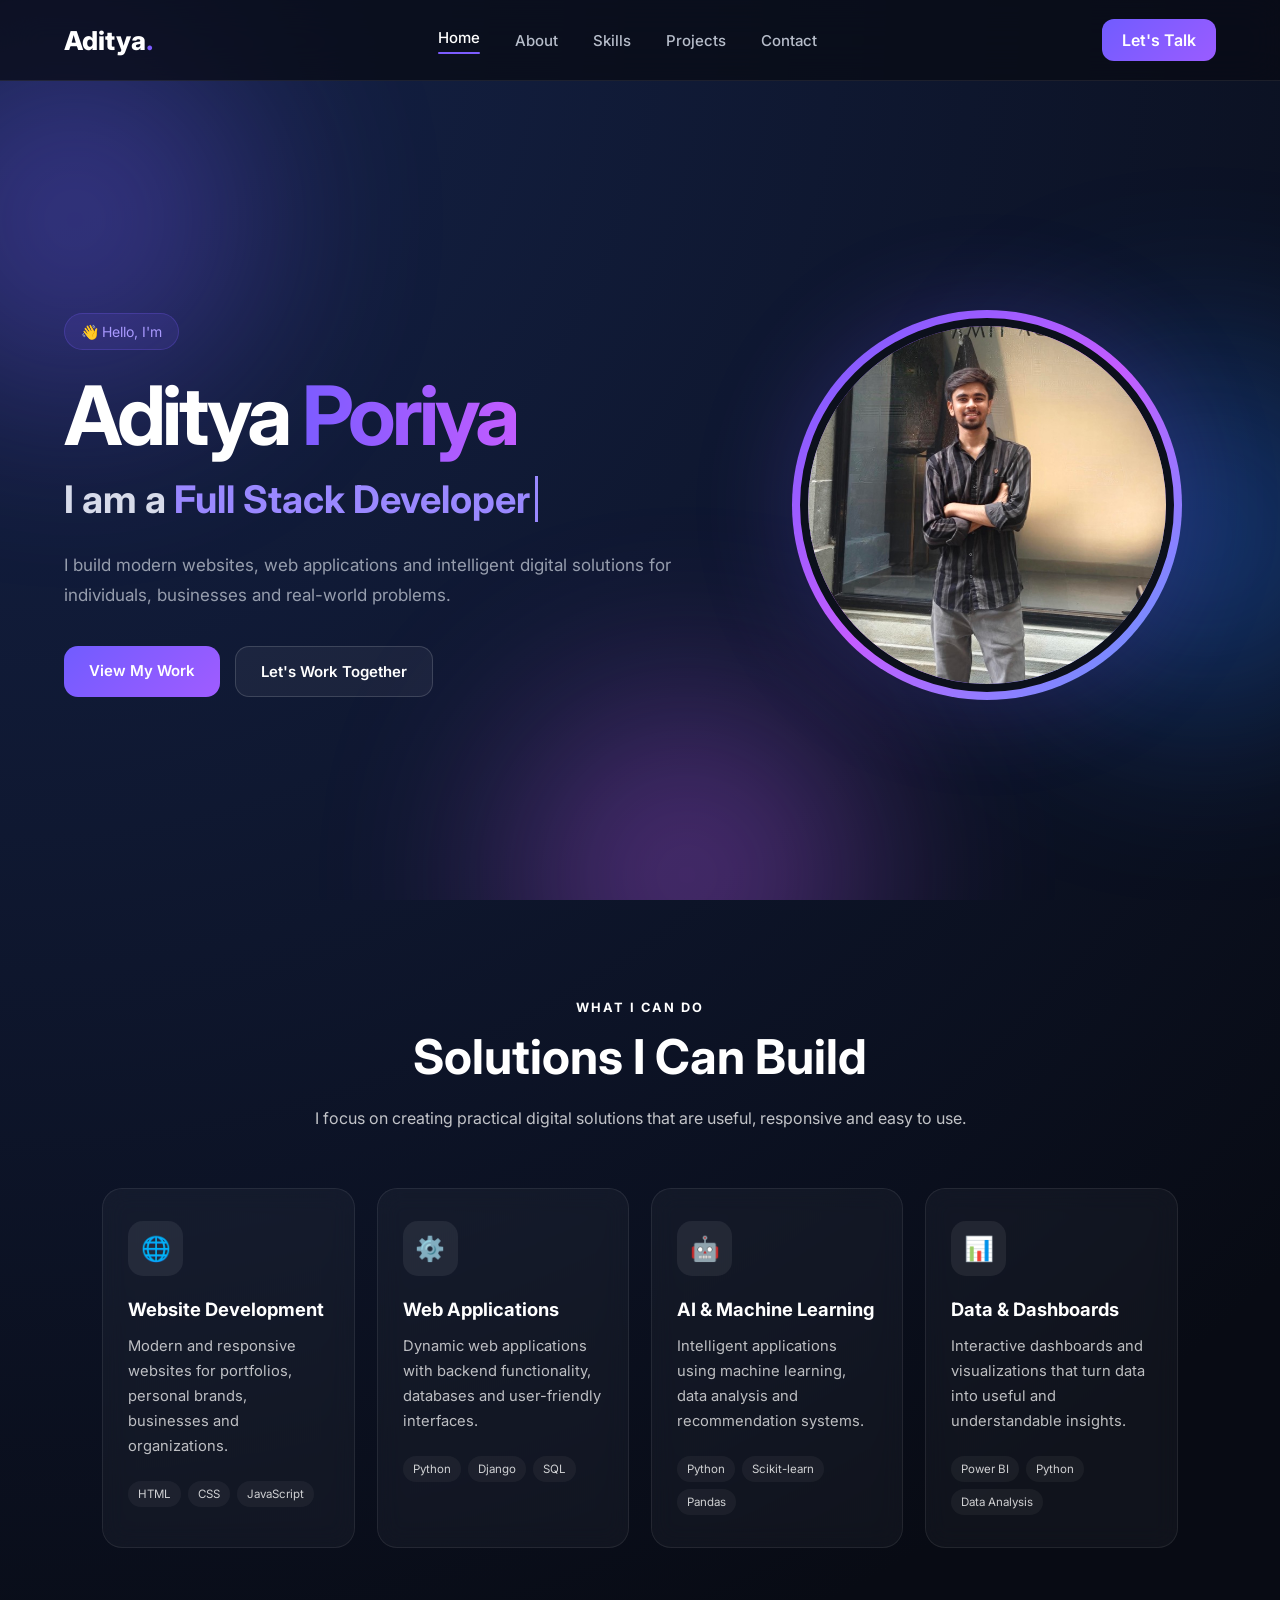
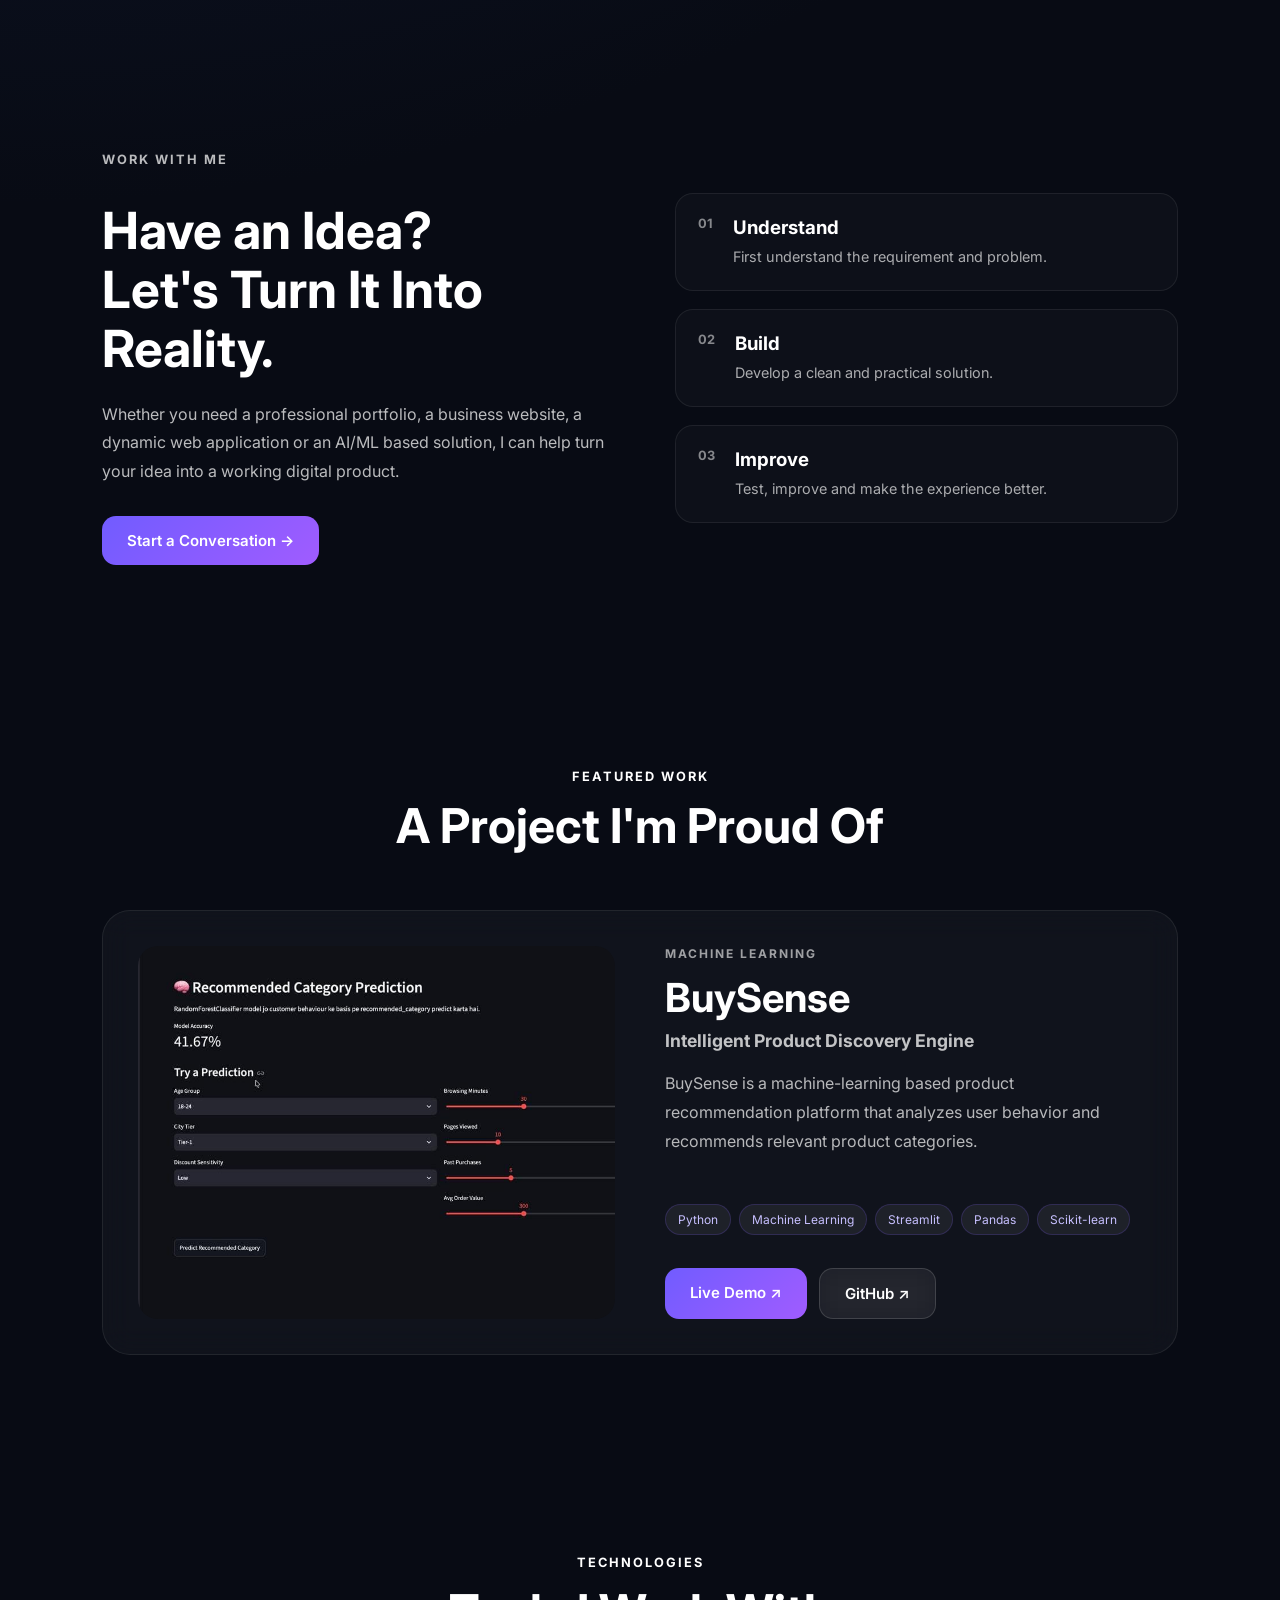
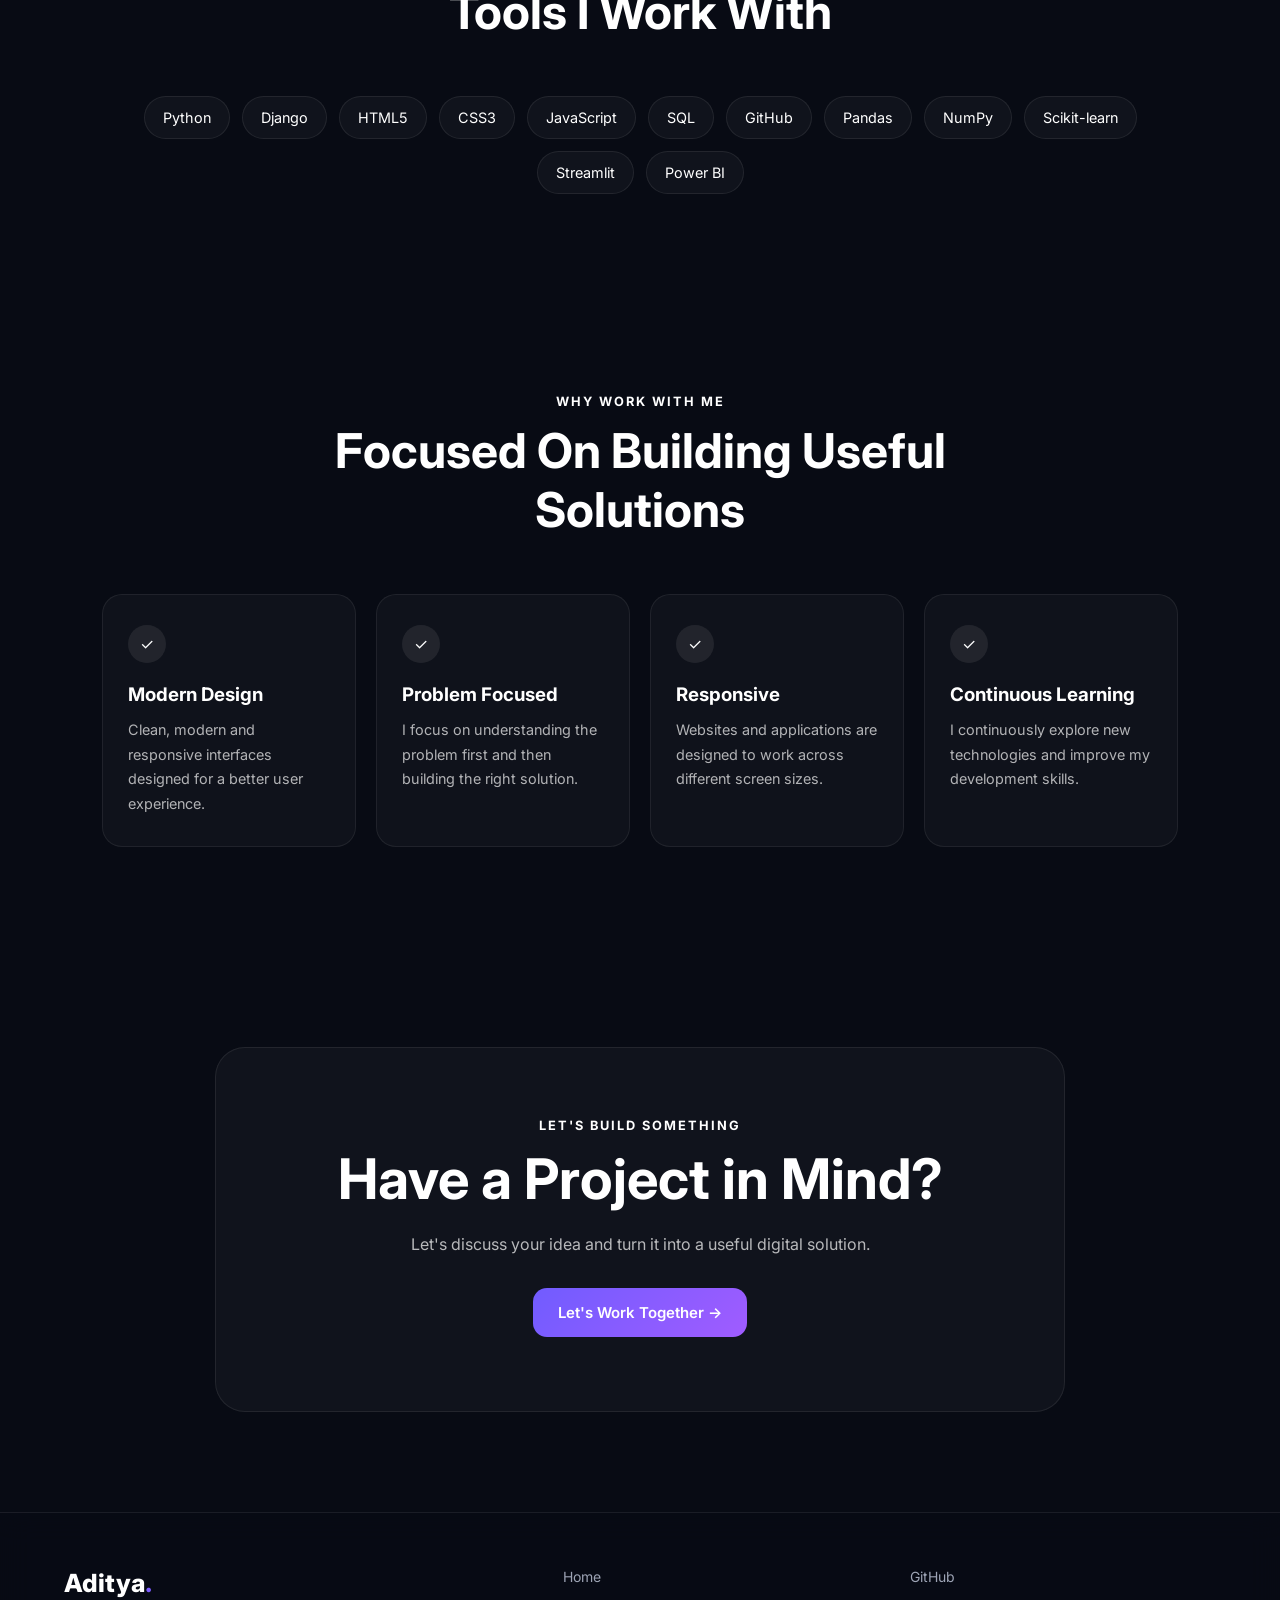
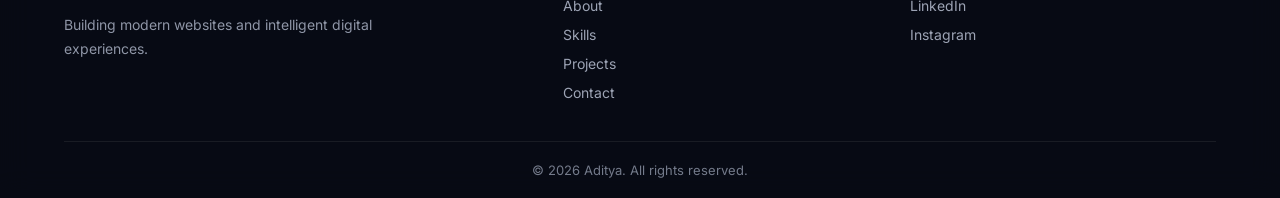
<file: index.html>
<!DOCTYPE html>
<html lang="en">

<head>
    <meta charset="UTF-8">
    <meta name="viewport" content="width=device-width, initial-scale=1.0">

    <title>Aditya | Portfolio</title>

    <link rel="stylesheet" href="css/style.css">
</head>

<body>

    <!-- =========================
         ANIMATED BACKGROUND
    ========================== -->

    <div class="background-effects">

        <div class="glow glow-one"></div>
        <div class="glow glow-two"></div>
        <div class="glow glow-three"></div>

    </div>


    <!-- =========================
         HEADER / NAVBAR
    ========================== -->

    <header class="header">

        <nav class="navbar">

            <a href="index.html" class="logo">
                Aditya<span>.</span>
            </a>

            <ul class="nav-links" id="nav-links">

                <li>
                    <a href="index.html">Home</a>
                </li>

                <li>
                    <a href="about.html">About</a>
                </li>

                <li>
                    <a href="skills.html">Skills</a>
                </li>

                <li>
                    <a href="projects.html">Projects</a>
                </li>

                <li>
                    <a href="contact.html">Contact</a>
                </li>

            </ul>


            <!-- Mobile Menu -->

            <button
                class="menu-toggle"
                id="menu-toggle"
                aria-label="Open menu">
                ☰
            </button>


            <a href="contact.html" class="nav-btn">
                Let's Talk
            </a>

        </nav>

    </header>


    <!-- =========================
         MAIN
    ========================== -->

    <main>


        <!-- =========================
             HERO SECTION
        ========================== -->

        <section class="hero" id="home">

            <!-- LEFT SIDE -->

            <div class="hero-content">

                <p class="hero-small">
                    👋 Hello, I'm
                </p>

                <h1>
                    Aditya <span>Poriya</span>
                </h1>

                <h2 class="typing-line">
                    I am a
                    <span id="typing-text"></span>
                </h2>

                <p class="hero-description">
                    I build modern websites, web applications
                    and intelligent digital solutions for
                    individuals, businesses and real-world
                    problems.
                </p>

                <div class="hero-buttons">

                    <a
                        href="projects.html"
                        class="primary-btn">
                        View My Work
                    </a>

                    <a
                        href="contact.html"
                        class="secondary-btn">
                        Let's Work Together
                    </a>

                </div>

            </div>


            <!-- RIGHT SIDE -->

            <div class="hero-image">

                <div class="image-circle">

                    <img
                        src="images/profile.jpg"
                        alt="Aditya Poriya">

                </div>

            </div>

        </section>


        <!-- =========================
             WHAT I CAN DO
        ========================== -->

        <section class="services-section">

            <div class="section-heading reveal">

                <p class="section-tag">
                    WHAT I CAN DO
                </p>

                <h2>
                    Solutions I Can Build
                </h2>

                <p>
                    I focus on creating practical digital
                    solutions that are useful, responsive
                    and easy to use.
                </p>

            </div>


            <div class="services-grid">

                <!-- Service 1 -->

                <div class="service-card reveal">

                    <div class="service-icon">
                        🌐
                    </div>

                    <h3>
                        Website Development
                    </h3>

                    <p>
                        Modern and responsive websites for
                        portfolios, personal brands,
                        businesses and organizations.
                    </p>

                    <div class="service-tags">
                        <span>HTML</span>
                        <span>CSS</span>
                        <span>JavaScript</span>
                    </div>

                </div>


                <!-- Service 2 -->

                <div class="service-card reveal">

                    <div class="service-icon">
                        ⚙️
                    </div>

                    <h3>
                        Web Applications
                    </h3>

                    <p>
                        Dynamic web applications with
                        backend functionality, databases
                        and user-friendly interfaces.
                    </p>

                    <div class="service-tags">
                        <span>Python</span>
                        <span>Django</span>
                        <span>SQL</span>
                    </div>

                </div>


                <!-- Service 3 -->

                <div class="service-card reveal">

                    <div class="service-icon">
                        🤖
                    </div>

                    <h3>
                        AI & Machine Learning
                    </h3>

                    <p>
                        Intelligent applications using
                        machine learning, data analysis
                        and recommendation systems.
                    </p>

                    <div class="service-tags">
                        <span>Python</span>
                        <span>Scikit-learn</span>
                        <span>Pandas</span>
                    </div>

                </div>


                <!-- Service 4 -->

                <div class="service-card reveal">

                    <div class="service-icon">
                        📊
                    </div>

                    <h3>
                        Data & Dashboards
                    </h3>

                    <p>
                        Interactive dashboards and
                        visualizations that turn data into
                        useful and understandable insights.
                    </p>

                    <div class="service-tags">
                        <span>Power BI</span>
                        <span>Python</span>
                        <span>Data Analysis</span>
                    </div>

                </div>

            </div>

        </section>


        <!-- =========================
             HOW I CAN HELP
        ========================== -->

        <section class="help-section">

            <div class="help-container">

                <div class="help-content reveal">

                    <p class="section-tag">
                        WORK WITH ME
                    </p>

                    <h2>
                        Have an Idea?
                        <br>
                        Let's Turn It Into Reality.
                    </h2>

                    <p>
                        Whether you need a professional
                        portfolio, a business website,
                        a dynamic web application or an
                        AI/ML based solution, I can help
                        turn your idea into a working
                        digital product.
                    </p>

                    <a
                        href="contact.html"
                        class="primary-btn">
                        Start a Conversation →
                    </a>

                </div>


                <div class="help-points reveal">

                    <div class="help-point">

                        <span>01</span>

                        <div>
                            <h3>
                                Understand
                            </h3>

                            <p>
                                First understand the
                                requirement and problem.
                            </p>
                        </div>

                    </div>


                    <div class="help-point">

                        <span>02</span>

                        <div>
                            <h3>
                                Build
                            </h3>

                            <p>
                                Develop a clean and
                                practical solution.
                            </p>
                        </div>

                    </div>


                    <div class="help-point">

                        <span>03</span>

                        <div>
                            <h3>
                                Improve
                            </h3>

                            <p>
                                Test, improve and make
                                the experience better.
                            </p>
                        </div>

                    </div>

                </div>

            </div>

        </section>


        <!-- =========================
             FEATURED PROJECT
        ========================== -->

        <section class="featured-section">

            <div class="section-heading reveal">

                <p class="section-tag">
                    FEATURED WORK
                </p>

                <h2>
                    A Project I'm Proud Of
                </h2>

            </div>


            <div class="featured-project reveal">

                <div class="featured-image">

                    <img
                        src="images/WhatsApp Image 2026-08-12 at 18.43.02.jpeg"
                        alt="BuySense Project">

                </div>


                <div class="featured-content">

                    <span class="project-label">
                        MACHINE LEARNING
                    </span>

                    <h2>
                        BuySense
                    </h2>

                    <h3>
                        Intelligent Product
                        Discovery Engine
                    </h3>

                    <p>
                        BuySense is a machine-learning
                        based product recommendation
                        platform that analyzes user
                        behavior and recommends relevant
                        product categories.
                    </p>


                    <div class="project-tech">

                        <span>Python</span>
                        <span>Machine Learning</span>
                        <span>Streamlit</span>
                        <span>Pandas</span>
                        <span>Scikit-learn</span>

                    </div>


                    <div class="project-buttons">

                        <a
                            href="https://buysense1.streamlit.app"
                            target="_blank"
                            rel="noopener noreferrer"
                            class="primary-btn">
                            Live Demo ↗
                        </a>


                        <a
                            href="https://github.com/backhanduse23-ux/BuySense1"
                            target="_blank"
                            rel="noopener noreferrer"
                            class="secondary-btn">
                            GitHub ↗
                        </a>

                    </div>

                </div>

            </div>

        </section>


        <!-- =========================
             TECHNOLOGIES
        ========================== -->

        <section class="tech-section">

            <div class="section-heading reveal">

                <p class="section-tag">
                    TECHNOLOGIES
                </p>

                <h2>
                    Tools I Work With
                </h2>

            </div>


            <div class="tech-list reveal">

                <span>Python</span>
                <span>Django</span>
                <span>HTML5</span>
                <span>CSS3</span>
                <span>JavaScript</span>
                <span>SQL</span>
                <span>GitHub</span>
                <span>Pandas</span>
                <span>NumPy</span>
                <span>Scikit-learn</span>
                <span>Streamlit</span>
                <span>Power BI</span>

            </div>

        </section>


        <!-- =========================
             WHY WORK WITH ME
        ========================== -->

        <section class="why-section">

            <div class="section-heading reveal">

                <p class="section-tag">
                    WHY WORK WITH ME
                </p>

                <h2>
                    Focused On Building Useful Solutions
                </h2>

            </div>


            <div class="why-grid">

                <div class="why-card reveal">

                    <span>✓</span>

                    <h3>
                        Modern Design
                    </h3>

                    <p>
                        Clean, modern and responsive
                        interfaces designed for a better
                        user experience.
                    </p>

                </div>


                <div class="why-card reveal">

                    <span>✓</span>

                    <h3>
                        Problem Focused
                    </h3>

                    <p>
                        I focus on understanding the
                        problem first and then building
                        the right solution.
                    </p>

                </div>


                <div class="why-card reveal">

                    <span>✓</span>

                    <h3>
                        Responsive
                    </h3>

                    <p>
                        Websites and applications are
                        designed to work across different
                        screen sizes.
                    </p>

                </div>


                <div class="why-card reveal">

                    <span>✓</span>

                    <h3>
                        Continuous Learning
                    </h3>

                    <p>
                        I continuously explore new
                        technologies and improve my
                        development skills.
                    </p>

                </div>

            </div>

        </section>


        <!-- =========================
             FINAL CTA
        ========================== -->

        <section class="cta-section reveal">

            <div class="cta-container">

                <p class="section-tag">
                    LET'S BUILD SOMETHING
                </p>

                <h2>
                    Have a Project in Mind?
                </h2>

                <p>
                    Let's discuss your idea and turn it
                    into a useful digital solution.
                </p>

                <a
                    href="contact.html"
                    class="primary-btn">
                    Let's Work Together →
                </a>

            </div>

        </section>

    </main>


    <!-- =========================
         FOOTER
    ========================== -->

    <footer class="footer">

        <div class="footer-container">

            <div class="footer-left">

                <a
                    href="index.html"
                    class="footer-logo">
                    Aditya<span>.</span>
                </a>

                <p>
                    Building modern websites and
                    intelligent digital experiences.
                </p>

            </div>


            <div class="footer-links">

                <a href="index.html">
                    Home
                </a>

                <a href="about.html">
                    About
                </a>

                <a href="skills.html">
                    Skills
                </a>

                <a href="projects.html">
                    Projects
                </a>

                <a href="contact.html">
                    Contact
                </a>

            </div>


            <div class="footer-social">

                <a
                    href="https://github.com/backhanduse23-ux"
                    target="_blank"
                    rel="noopener noreferrer">
                    GitHub
                </a>

                <a
                    href="https://www.linkedin.com/in/aditya-poriya-1292b1360"
                    target="_blank"
                    rel="noopener noreferrer">
                    LinkedIn
                </a>

                <a
                    href="https://www.instagram.com/imadityaporiya"
                    target="_blank"
                    rel="noopener noreferrer">
                    Instagram
                </a>

            </div>

        </div>


        <div class="footer-bottom">

            <p>
                ©
                <span id="current-year"></span>
                Aditya. All rights reserved.
            </p>

        </div>

    </footer>


    <!-- =========================
         JAVASCRIPT
    ========================== -->

    <script src="js/script.js"></script>

</body>

</html>
</file>
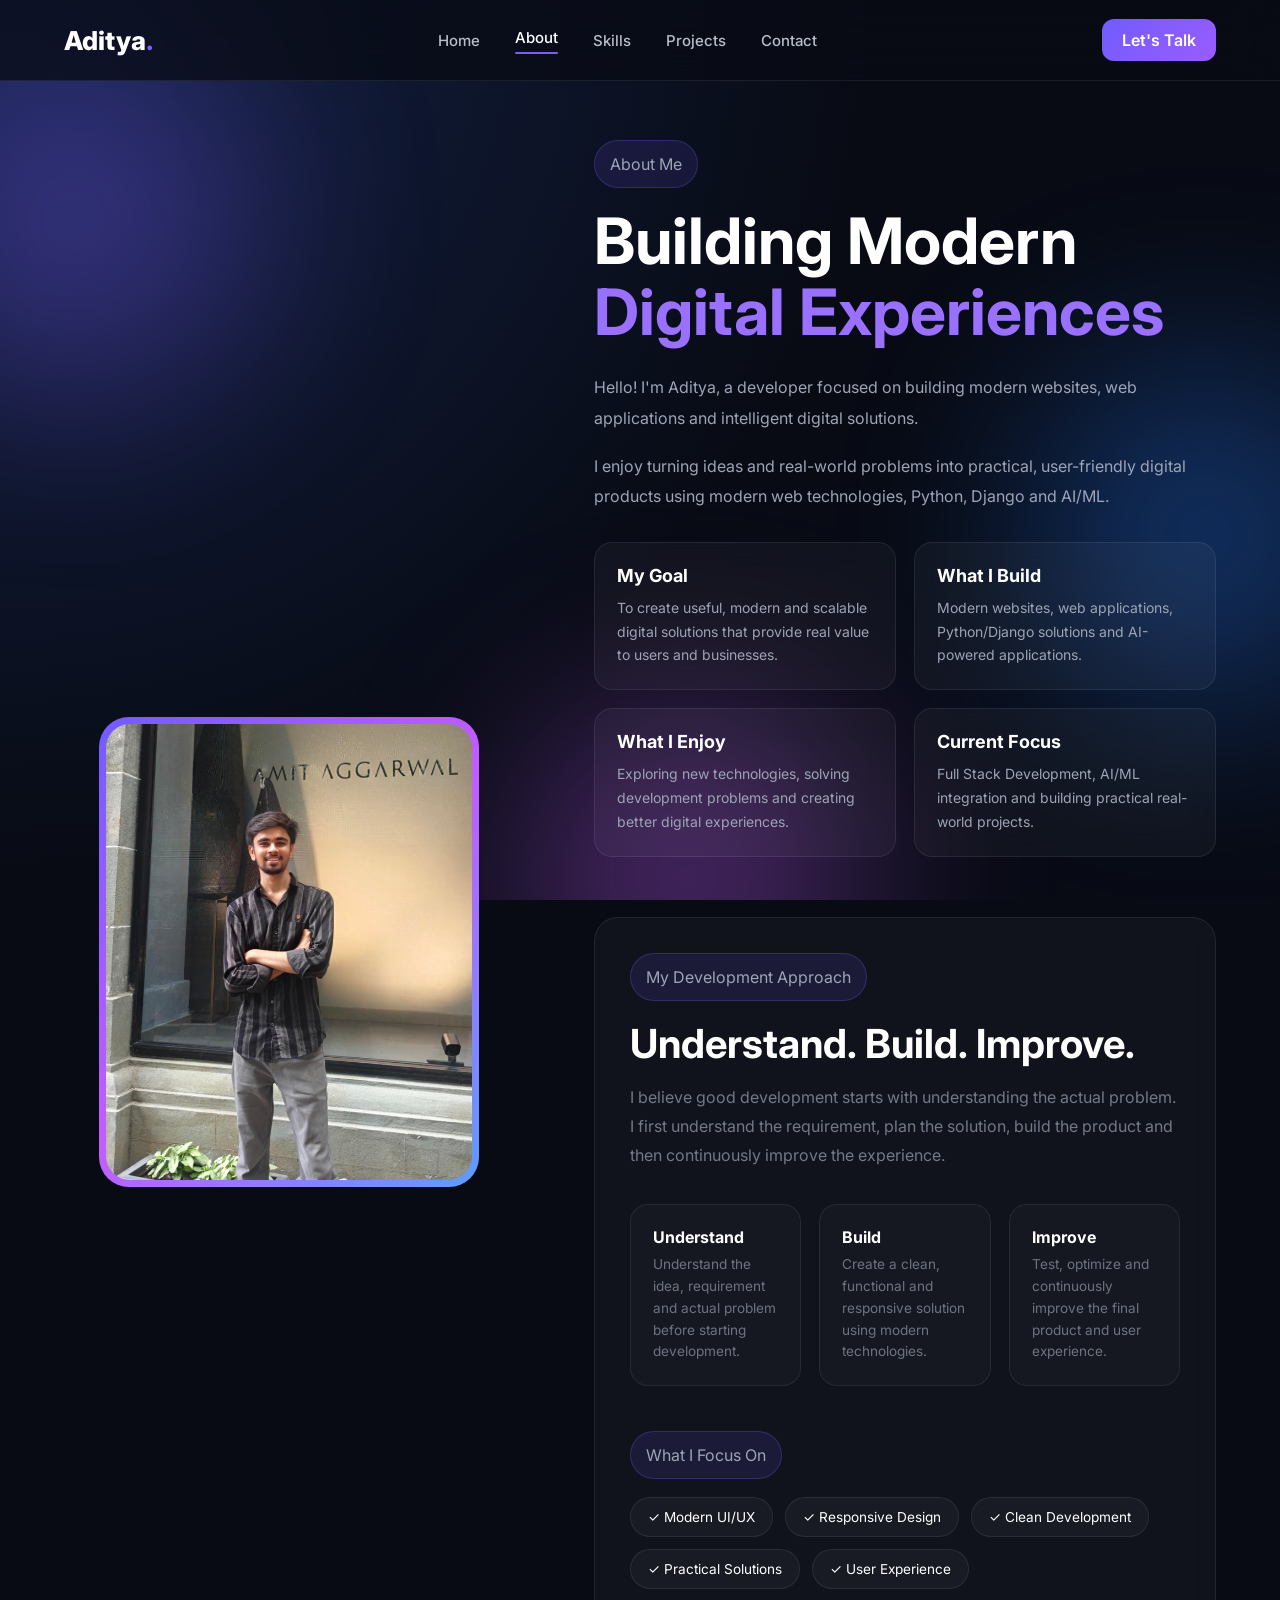
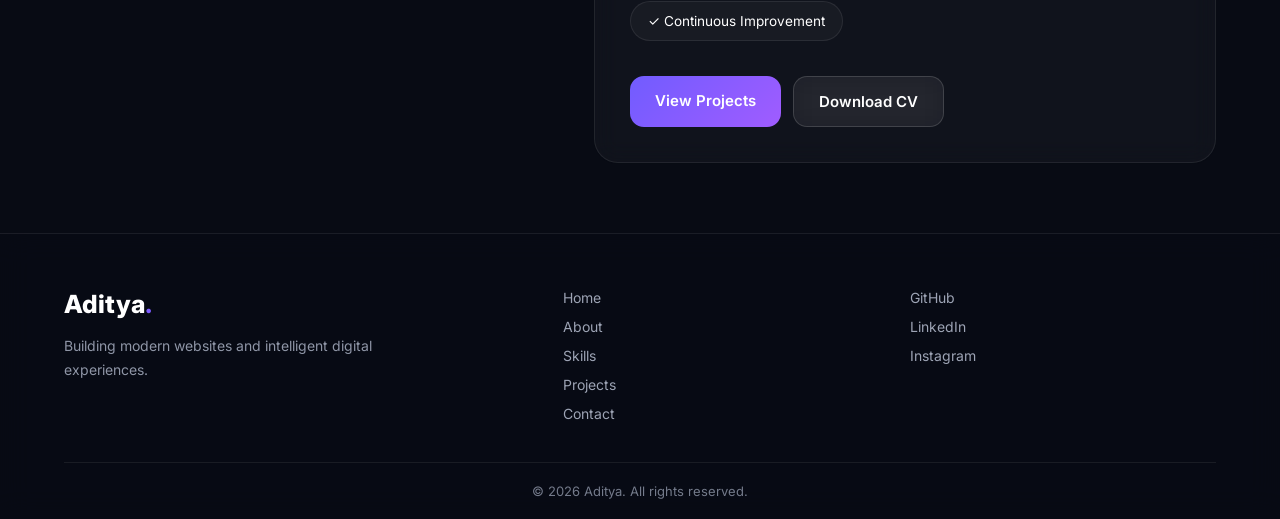
<file: about.html>
<!DOCTYPE html>
<html lang="en">

<head>

    <meta charset="UTF-8">
    <meta name="viewport" content="width=device-width, initial-scale=1.0">

    <title>About | Aditya Portfolio</title>

    <link rel="stylesheet" href="css/style.css">

</head>


<body>


    <!-- =========================
         BACKGROUND GLOW
    ========================== -->

    <div class="background-effects">

        <div class="glow glow-one"></div>
        <div class="glow glow-two"></div>
        <div class="glow glow-three"></div>

    </div>



    <!-- =========================
         NAVBAR
    ========================== -->

    <header class="header">

        <nav class="navbar">


            <a href="index.html" class="logo">
                Aditya<span>.</span>
            </a>


            <ul class="nav-links" id="nav-links">

                <li>
                    <a href="index.html">
                        Home
                    </a>
                </li>

                <li>
                    <a href="about.html">
                        About
                    </a>
                </li>

                <li>
                    <a href="skills.html">
                        Skills
                    </a>
                </li>

                <li>
                    <a href="projects.html">
                        Projects
                    </a>
                </li>

                <li>
                    <a href="contact.html">
                        Contact
                    </a>
                </li>

            </ul>


            <!-- Mobile Menu -->

            <button
                class="menu-toggle"
                id="menu-toggle"
                aria-label="Open menu"
            >
                ☰
            </button>


            <a
                href="contact.html"
                class="nav-btn"
            >
                Let's Talk
            </a>


        </nav>

    </header>



    <!-- =========================
         MAIN
    ========================== -->

    <main>


        <!-- =========================
             ABOUT HERO
        ========================== -->

        <section class="about-page">


            <!-- IMAGE -->

            <div class="about-image reveal">

                <div class="about-image-box">

                    <img
                        src="images/profile.jpg"
                        alt="Aditya Poriya"
                    >

                </div>

            </div>



            <!-- CONTENT -->

            <div class="about-content">


                <p class="section-small-title">
                    About Me
                </p>


                <h1>
                    Building Modern
                    <span>Digital Experiences</span>
                </h1>


                <p>

                    Hello! I'm Aditya, a developer focused on
                    building modern websites, web applications
                    and intelligent digital solutions.

                </p>


                <p>

                    I enjoy turning ideas and real-world problems
                    into practical, user-friendly digital products
                    using modern web technologies, Python,
                    Django and AI/ML.

                </p>



                <!-- =========================
                     PROFESSIONAL INFO
                ========================== -->

                <div class="about-info-grid">


                    <!-- Career -->

                    <div class="info-card reveal">

                        <h3>
                            My Goal
                        </h3>

                        <p>

                            To create useful, modern and
                            scalable digital solutions that
                            provide real value to users and
                            businesses.

                        </p>

                    </div>



                    <!-- What I Build -->

                    <div class="info-card reveal">

                        <h3>
                            What I Build
                        </h3>

                        <p>

                            Modern websites, web applications,
                            Python/Django solutions and
                            AI-powered applications.

                        </p>

                    </div>



                    <!-- Interests -->

                    <div class="info-card reveal">

                        <h3>
                            What I Enjoy
                        </h3>

                        <p>

                            Exploring new technologies,
                            solving development problems and
                            creating better digital experiences.

                        </p>

                    </div>



                    <!-- Current Focus -->

                    <div class="info-card reveal">

                        <h3>
                            Current Focus
                        </h3>

                        <p>

                            Full Stack Development, AI/ML
                            integration and building
                            practical real-world projects.

                        </p>

                    </div>


                </div>



                <!-- =========================
                     DEVELOPMENT APPROACH
                ========================== -->

                <div class="about-approach reveal">


                    <p class="section-small-title">
                        My Development Approach
                    </p>


                    <h2>
                        Understand. Build. Improve.
                    </h2>


                    <p>

                        I believe good development starts with
                        understanding the actual problem. I first
                        understand the requirement, plan the
                        solution, build the product and then
                        continuously improve the experience.

                    </p>


                    <div class="approach-steps">

    <div class="approach-step">
        <div>
            <h3>Understand</h3>
            <p>
                Understand the idea, requirement and actual problem
                before starting development.
            </p>
        </div>
    </div>


    <div class="approach-step">
        <div>
            <h3>Build</h3>
            <p>
                Create a clean, functional and responsive solution
                using modern technologies.
            </p>
        </div>
    </div>


    <div class="approach-step">
        <div>
            <h3>Improve</h3>
            <p>
                Test, optimize and continuously improve the final
                product and user experience.
            </p>
        </div>
    </div>

</div>



                <!-- =========================
                     WHAT I FOCUS ON
                ========================== -->

                <div class="about-focus reveal">


                    <p class="section-small-title">
                        What I Focus On
                    </p>


                    <div class="focus-list">


                        <span>
                            ✓ Modern UI/UX
                        </span>


                        <span>
                            ✓ Responsive Design
                        </span>


                        <span>
                            ✓ Clean Development
                        </span>


                        <span>
                            ✓ Practical Solutions
                        </span>


                        <span>
                            ✓ User Experience
                        </span>


                        <span>
                            ✓ Continuous Improvement
                        </span>


                    </div>

                </div>



                <!-- =========================
                     BUTTONS
                ========================== -->

                <div class="about-buttons">


                    <a
                        href="projects.html"
                        class="primary-btn"
                    >
                        View Projects
                    </a>


                    <a
                        href="images/Resume - IT Engineering Student.pdf"
                        class="secondary-btn"
                        download
                    >
                        Download CV
                    </a>


                </div>


            </div>

        </section>


    </main>



    <!-- =========================
         FOOTER
    ========================== -->

    <footer class="footer">


        <div class="footer-container">


            <!-- Footer About -->

            <div class="footer-left">


                <a
                    href="index.html"
                    class="footer-logo"
                >
                    Aditya<span>.</span>
                </a>


                <p>

                    Building modern websites and
                    intelligent digital experiences.

                </p>


            </div>



            <!-- Footer Links -->

            <div class="footer-links">


                <a href="index.html">
                    Home
                </a>


                <a href="about.html">
                    About
                </a>


                <a href="skills.html">
                    Skills
                </a>


                <a href="projects.html">
                    Projects
                </a>


                <a href="contact.html">
                    Contact
                </a>


            </div>



            <!-- Social Links -->

            <div class="footer-social">


                <a
                    href="https://github.com/backhanduse23-ux"
                    target="_blank"
                    rel="noopener noreferrer"
                >
                    GitHub
                </a>


                <a
                    href="https://www.linkedin.com/in/aditya-poriya-1292b1360"
                    target="_blank"
                    rel="noopener noreferrer"
                >
                    LinkedIn
                </a>


                <a
                    href="https://www.instagram.com/imadityaporiya?igsh=MWx6bzY0bHp4aHR0aA=="
                    target="_blank"
                    rel="noopener noreferrer"
                >
                    Instagram
                </a>


            </div>


        </div>



        <!-- Footer Bottom -->

        <div class="footer-bottom">


            <p>

                ©
                <span id="current-year"></span>
                Aditya. All rights reserved.

            </p>


        </div>


    </footer>



    <!-- =========================
         JAVASCRIPT
    ========================== -->

    <script src="js/script.js"></script>


</body>

</html>
</file>
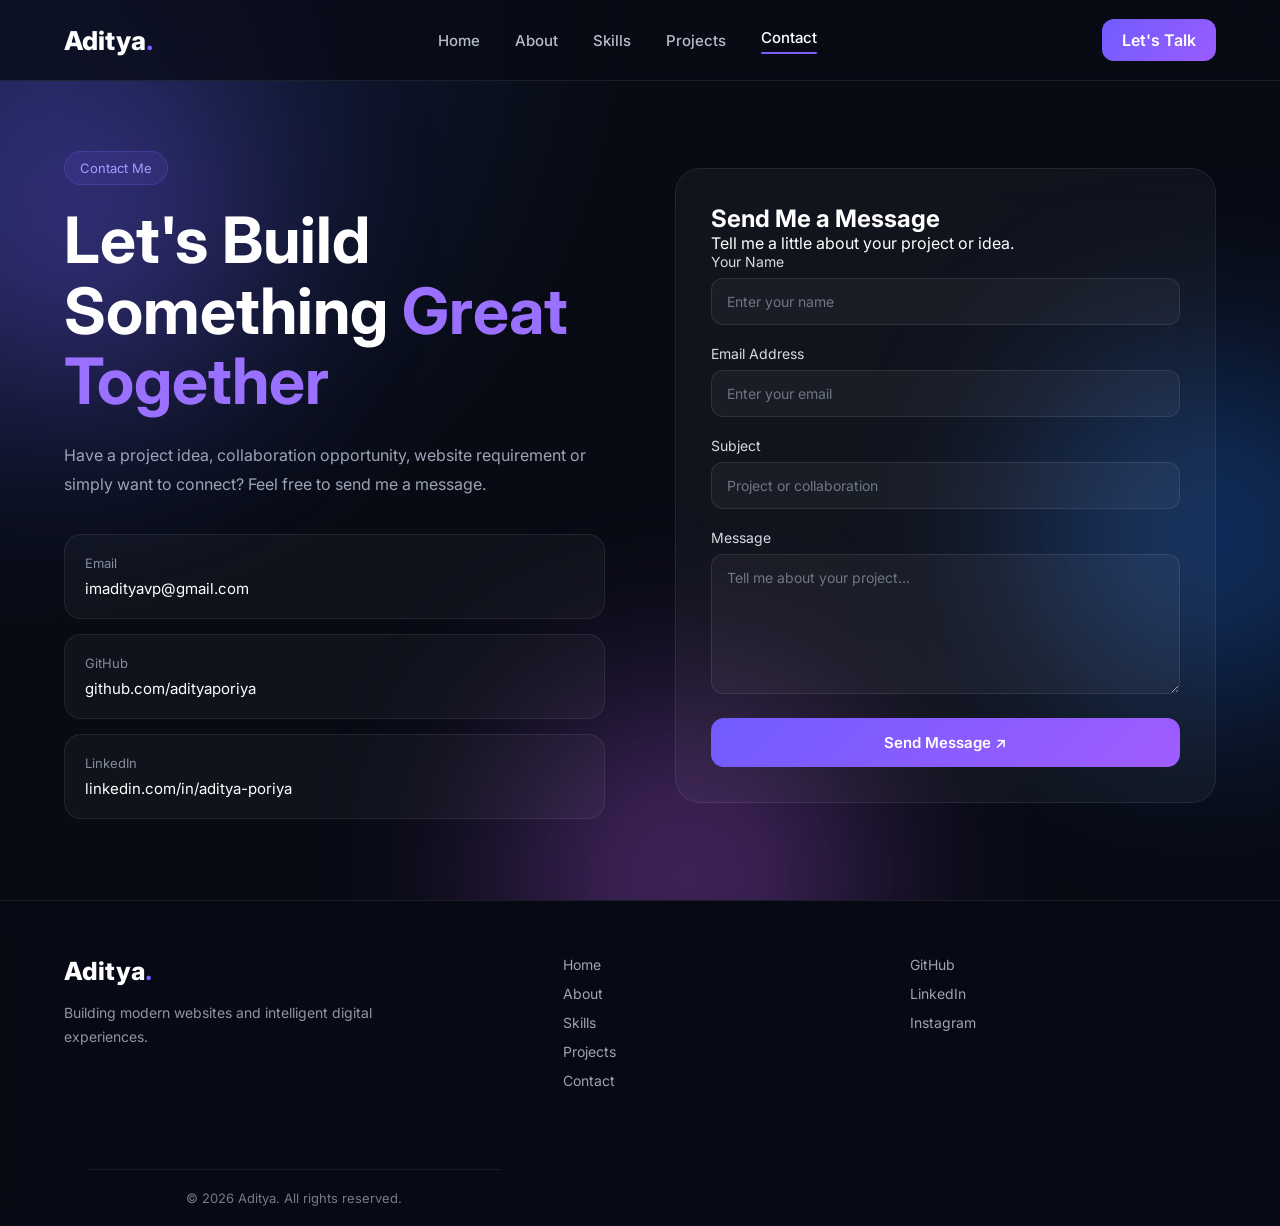
<file: contact.html>
<!DOCTYPE html>
<html lang="en">

<head>

    <meta charset="UTF-8">
    <meta name="viewport" content="width=device-width, initial-scale=1.0">

    <title>Contact | Aditya Portfolio</title>

    <link rel="stylesheet" href="css/style.css">

</head>


<body>

    <!-- Background Glow -->
    <div class="background-effects">

        <div class="glow glow-one"></div>
        <div class="glow glow-two"></div>
        <div class="glow glow-three"></div>

    </div>



    <!-- Navbar -->
    <header class="header">

        <nav class="navbar">

            <a href="index.html" class="logo">
                Aditya<span>.</span>
            </a>


            <ul class="nav-links" id="nav-links">

                <li>
                    <a href="index.html">Home</a>
                </li>

                <li>
                    <a href="about.html">About</a>
                </li>

                <li>
                    <a href="skills.html">Skills</a>
                </li>

                <li>
                    <a href="projects.html">Projects</a>
                </li>

                <li>
                    <a href="contact.html">Contact</a>
                </li>

            </ul>


            <button
                class="menu-toggle"
                id="menu-toggle"
                aria-label="Open menu"
            >
                ☰
            </button>


            <a href="contact.html" class="nav-btn">
                Let's Talk
            </a>

        </nav>

    </header>



    <!-- Contact Page -->
    <main>

        <section class="contact-page">


            <!-- =========================
                 LEFT SIDE
            ========================== -->

            <div class="contact-info">

                <p class="section-small-title">
                    Contact Me
                </p>


                <h1>
                    Let's Build Something
                    <span>Great Together</span>
                </h1>


                <p class="contact-description">
                    Have a project idea, collaboration opportunity,
                    website requirement or simply want to connect?
                    Feel free to send me a message.
                </p>



                <!-- Contact Details -->
                <div class="contact-details">


                    <!-- Email -->
                    <div class="contact-card">

                        <p>
                            Email
                        </p>

                        <a href="mailto:imadityavp@gmail.com">
                            imadityavp@gmail.com
                        </a>

                    </div>



                    <!-- GitHub -->
                    <div class="contact-card">

                        <p>
                            GitHub
                        </p>

                        <a
                            href="https://github.com/adityaporiya"
                            target="_blank"
                            rel="noopener noreferrer"
                        >
                            github.com/adityaporiya
                        </a>

                    </div>



                    <!-- LinkedIn -->
                    <div class="contact-card">

                        <p>
                            LinkedIn
                        </p>

                        <a
                            href="https://www.linkedin.com/in/aditya-poriya-1292b1360"
                            target="_blank"
                            rel="noopener noreferrer"
                        >
                            linkedin.com/in/aditya-poriya
                        </a>

                    </div>



                    <!-- Instagram -->
                    <!-- <div class="contact-card">

                        <p>
                            Instagram
                        </p>

                        <a
                            href="https://www.instagram.com/imadityaporiya?igsh=MWx6bzY0bHp4aHR0aA=="
                            target="_blank"
                            rel="noopener noreferrer"
                        >
                            @imadityaporiya
                        </a>

                    </div> -->


                </div>

            </div>



            <!-- =========================
                 RIGHT SIDE - FORM
            ========================== -->

            <div class="contact-form-box">

                <div class="contact-form-heading">

                    <h2>
                        Send Me a Message
                    </h2>

                    <p>
                        Tell me a little about your project or idea.
                    </p>

                </div>


                <form id="contact-form">


                    <!-- Name -->
                    <div class="form-group">

                        <label for="name">
                            Your Name
                        </label>

                        <input
                            type="text"
                            id="name"
                            name="name"
                            placeholder="Enter your name"
                            autocomplete="name"
                            required
                        >

                    </div>



                    <!-- Email -->
                    <div class="form-group">

                        <label for="email">
                            Email Address
                        </label>

                        <input
                            type="email"
                            id="email"
                            name="email"
                            placeholder="Enter your email"
                            autocomplete="email"
                            required
                        >

                    </div>



                    <!-- Subject -->
                    <div class="form-group">

                        <label for="subject">
                            Subject
                        </label>

                        <input
                            type="text"
                            id="subject"
                            name="subject"
                            placeholder="Project or collaboration"
                            required
                        >

                    </div>



                    <!-- Message -->
                    <div class="form-group">

                        <label for="message">
                            Message
                        </label>

                        <textarea
                            id="message"
                            name="message"
                            rows="6"
                            placeholder="Tell me about your project..."
                            required
                        ></textarea>

                    </div>



                    <!-- Submit -->
                    <button
                        type="submit"
                        class="contact-submit-btn"
                    >
                        Send Message
                        <span>↗</span>
                    </button>


                </form>

            </div>


        </section>

    </main>



    <!-- Footer -->
    <footer class="footer">

        <div class="footer-container">


            <!-- Footer Left -->
            <div class="footer-left">

                <a
                    href="index.html"
                    class="footer-logo"
                >
                    Aditya<span>.</span>
                </a>

                <p>
                    Building modern websites and intelligent
                    digital experiences.
                </p>

            </div>



            <!-- Footer Links -->
            <div class="footer-links">

                <a href="index.html">
                    Home
                </a>

                <a href="about.html">
                    About
                </a>

                <a href="skills.html">
                    Skills
                </a>

                <a href="projects.html">
                    Projects
                </a>

                <a href="contact.html">
                    Contact
                </a>

            </div>



            <!-- Social Links -->
            <div class="footer-social">

                <a
                    href="https://github.com/backhanduse23-ux"
                    target="_blank"
                    rel="noopener noreferrer"
                >
                    GitHub
                </a>


                <a
                    href="https://www.linkedin.com/in/aditya-poriya-1292b1360"
                    target="_blank"
                    rel="noopener noreferrer"
                >
                    LinkedIn
                </a>


                <a
                    href="https://www.instagram.com/imadityaporiya?igsh=MWx6bzY0bHp4aHR0aA=="
                    target="_blank"
                    rel="noopener noreferrer"
                >
                    Instagram
                </a>

            </div>



            <!-- Footer Bottom -->
            <div class="footer-bottom">

                <p>
                    © <span id="current-year"></span>
                    Aditya. All rights reserved.
                </p>

            </div>


        </div>

    </footer>



    <script src="js/script.js"></script>

</body>

</html>
</file>
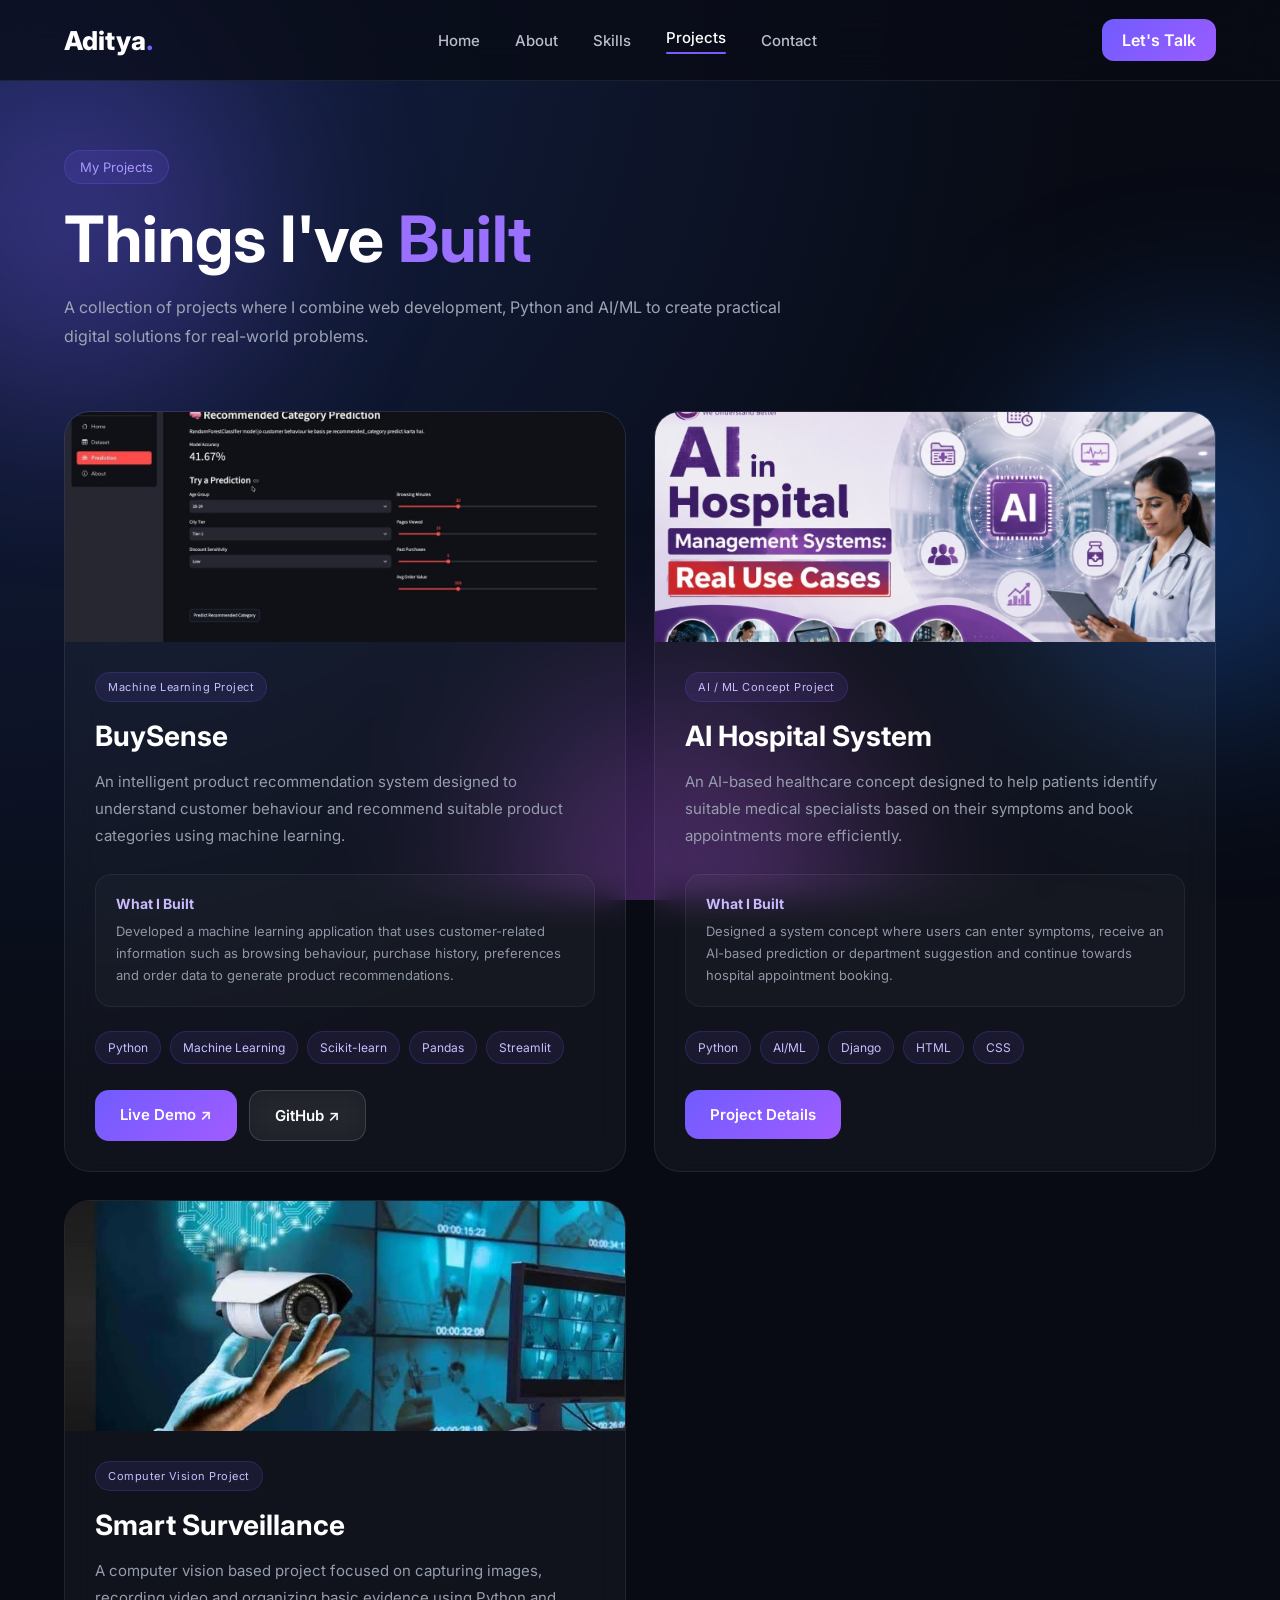
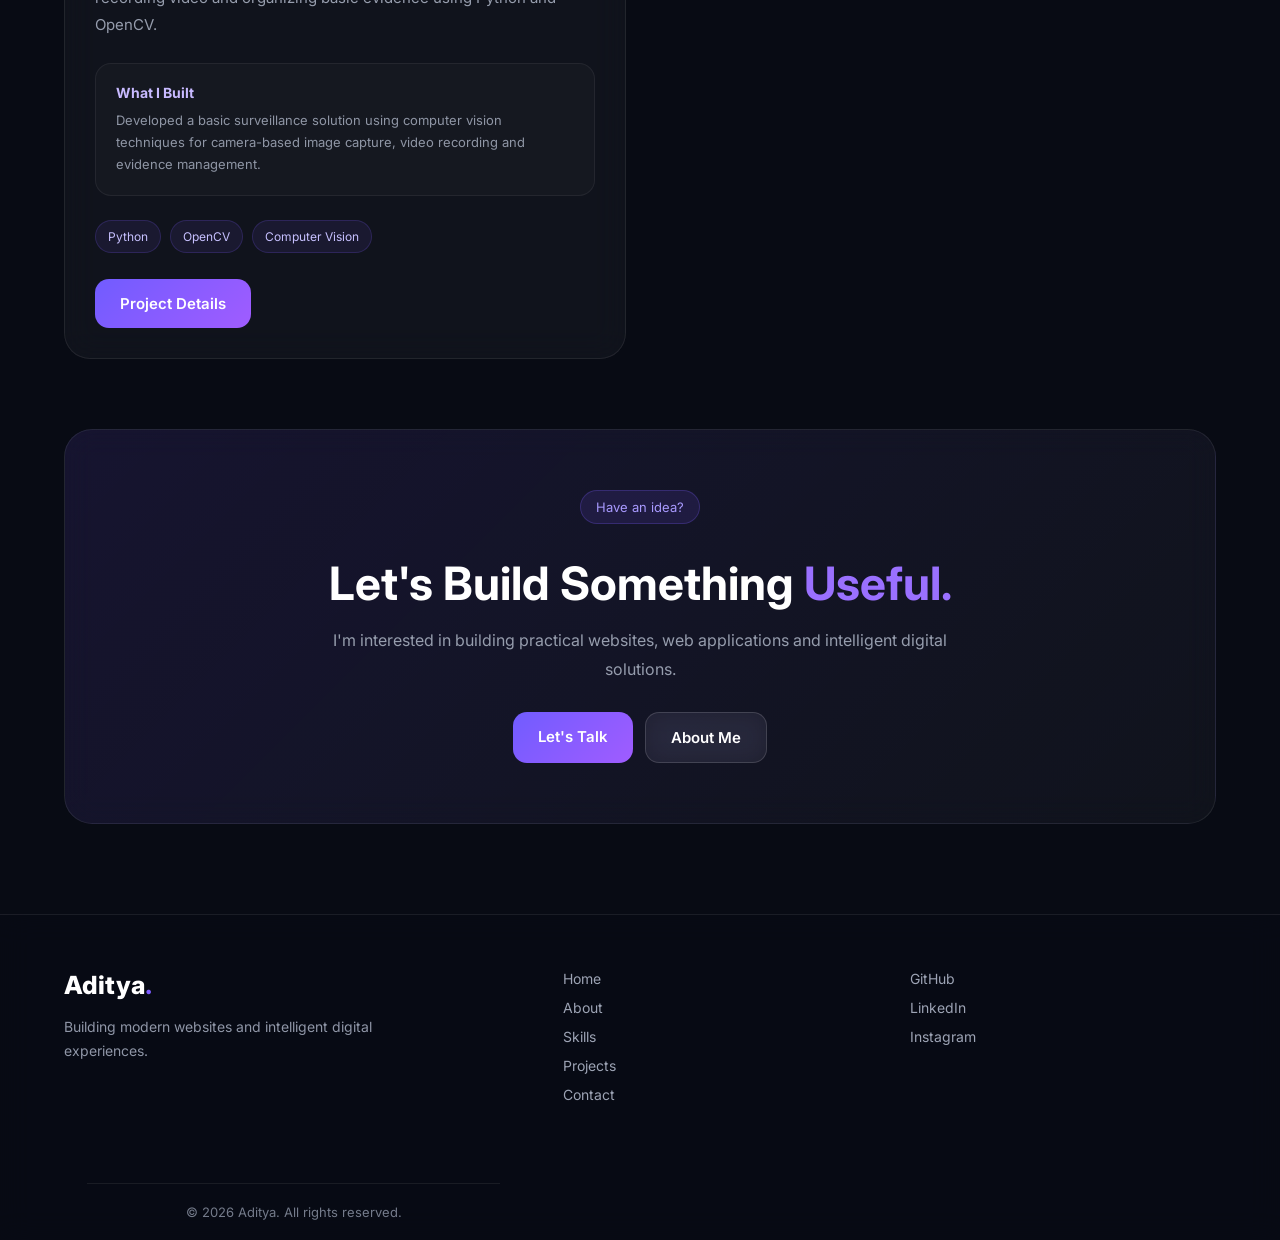
<file: projects.html>
<!DOCTYPE html>
<html lang="en">

<head>
    <meta charset="UTF-8">
    <meta name="viewport" content="width=device-width, initial-scale=1.0">

    <title>Projects | Aditya Portfolio</title>

    <link rel="stylesheet" href="css/style.css">
</head>

<body>

    <!-- Background Glow -->
    <div class="background-effects">
        <div class="glow glow-one"></div>
        <div class="glow glow-two"></div>
        <div class="glow glow-three"></div>
    </div>


    <!-- Navbar -->
    <header class="header">

        <nav class="navbar">

            <a href="index.html" class="logo">
                Aditya<span>.</span>
            </a>

            <ul class="nav-links" id="nav-links">

                <li>
                    <a href="index.html">Home</a>
                </li>

                <li>
                    <a href="about.html">About</a>
                </li>

                <li>
                    <a href="skills.html">Skills</a>
                </li>

                <li>
                    <a href="projects.html">Projects</a>
                </li>

                <li>
                    <a href="contact.html">Contact</a>
                </li>

            </ul>


            <button
                class="menu-toggle"
                id="menu-toggle"
                aria-label="Open menu"
            >
                ☰
            </button>


            <a href="contact.html" class="nav-btn">
                Let's Talk
            </a>

        </nav>

    </header>


    <!-- Projects -->
    <main>

        <section class="projects-page">

            <!-- Heading -->
            <div class="projects-heading">

                <p class="section-small-title">
                    My Projects
                </p>

                <h1>
                    Things I've
                    <span>Built</span>
                </h1>

                <p>
                    A collection of projects where I combine web development,
                    Python and AI/ML to create practical digital solutions
                    for real-world problems.
                </p>

            </div>


            <!-- Project Grid -->
            <div class="projects-grid">


                <!-- =========================
                     PROJECT 1 - BUYSENSE
                ========================== -->
                <article class="project-card">

                    <div class="project-image">

                        <img
                            src="images/WhatsApp Image 2026-08-12 at 18.43.02.jpeg"
                            alt="BuySense Project"
                        >

                    </div>


                    <div class="project-content">

                        <div class="project-status">
                            Machine Learning Project
                        </div>


                        <h2>
                            BuySense
                        </h2>


                        <p>
                            An intelligent product recommendation system
                            designed to understand customer behaviour and
                            recommend suitable product categories using
                            machine learning.
                        </p>


                        <div class="project-section">

                            <h3>
                                What I Built
                            </h3>

                            <p>
                                Developed a machine learning application that
                                uses customer-related information such as
                                browsing behaviour, purchase history,
                                preferences and order data to generate
                                product recommendations.
                            </p>

                        </div>


                        <div class="project-tech">

                            <span>Python</span>
                            <span>Machine Learning</span>
                            <span>Scikit-learn</span>
                            <span>Pandas</span>
                            <span>Streamlit</span>

                        </div>


                        <div class="project-buttons">

                            <a
                                href="https://buysense1.streamlit.app"
                                target="_blank"
                                rel="noopener noreferrer"
                                class="primary-btn"
                            >
                                Live Demo ↗
                            </a>


                            <a
                                href="https://github.com/backhanduse23-ux/BuySense1"
                                target="_blank"
                                rel="noopener noreferrer"
                                class="secondary-btn"
                            >
                                GitHub ↗
                            </a>

                        </div>

                    </div>

                </article>



                <!-- =========================
                     PROJECT 2 - MEHNDI
                ========================== -->
                <!-- <article class="project-card">

                    <div class="project-image">

                        <img
                            src="images/mehindi.jpg"
                            alt="Mehndi By Dhami Project"
                        >

                    </div>


                    <div class="project-content">

                        <div class="project-status">
                            Full Stack Web Project
                        </div>


                        <h2>
                            Mehndi By Dhami
                        </h2>


                        <p>
                            A professional booking website designed for a
                            Mehndi artist to manage services, galleries,
                            customer enquiries and bookings through a
                            centralized web application.
                        </p>


                        <div class="project-section">

                            <h3>
                                What I Built
                            </h3>

                            <p>
                                Created a Django-based website with dynamic
                                services, gallery management, contact forms,
                                booking system, booking tracking and
                                administrator management.
                            </p>

                        </div>


                        <div class="project-tech">

                            <span>Python</span>
                            <span>Django</span>
                            <span>HTML</span>
                            <span>CSS</span>
                            <span>JavaScript</span>
                            <span>SQLite</span>

                        </div>


                        <div class="project-buttons">

                            <a
                                href="contact.html"
                                class="primary-btn"
                            >
                                Project Details
                            </a>
                              <div class="project-buttons">

                            <a
                                href="https://adityaporiya.github.io/damomehndi"
                                target="_blank"
                                rel="noopener noreferrer"
                                class="primary-btn"
                            >
                                Live Demo ↗
                            </a>

                        </div>

                    </div>

                </article>
 -->


                <!-- =========================
                     PROJECT 3 - AI HOSPITAL
                ========================== -->
                <article class="project-card">

                    <div class="project-image">

                        <img
                            src="images/ai.jpg"
                            alt="AI Hospital Appointment System"
                        >

                    </div>


                    <div class="project-content">

                        <div class="project-status">
                            AI / ML Concept Project
                        </div>


                        <h2>
                            AI Hospital System
                        </h2>


                        <p>
                            An AI-based healthcare concept designed to help
                            patients identify suitable medical specialists
                            based on their symptoms and book appointments
                            more efficiently.
                        </p>


                        <div class="project-section">

                            <h3>
                                What I Built
                            </h3>

                            <p>
                                Designed a system concept where users can
                                enter symptoms, receive an AI-based prediction
                                or department suggestion and continue towards
                                hospital appointment booking.
                            </p>

                        </div>


                        <div class="project-tech">

                            <span>Python</span>
                            <span>AI/ML</span>
                            <span>Django</span>
                            <span>HTML</span>
                            <span>CSS</span>

                        </div>


                        <div class="project-buttons">

                            <a
                                href="contact.html"
                                class="primary-btn"
                            >
                                Project Details
                            </a>

                        </div>

                    </div>

                </article>



                <!-- =========================
                     PROJECT 4 - SURVEILLANCE
                ========================== -->
                <article class="project-card">

                    <div class="project-image">

                        <img
                            src="images/ai2.jpg"
                            alt="Smart Surveillance Project"
                        >

                    </div>


                    <div class="project-content">

                        <div class="project-status">
                            Computer Vision Project
                        </div>


                        <h2>
                            Smart Surveillance
                        </h2>


                        <p>
                            A computer vision based project focused on
                            capturing images, recording video and organizing
                            basic evidence using Python and OpenCV.
                        </p>


                        <div class="project-section">

                            <h3>
                                What I Built
                            </h3>

                            <p>
                                Developed a basic surveillance solution using
                                computer vision techniques for camera-based
                                image capture, video recording and evidence
                                management.
                            </p>

                        </div>


                        <div class="project-tech">

                            <span>Python</span>
                            <span>OpenCV</span>
                            <span>Computer Vision</span>

                        </div>


                        <div class="project-buttons">

                            <a
                                href="contact.html"
                                class="primary-btn"
                            >
                                Project Details
                            </a>

                        </div>

                    </div>

                </article>


            </div>


            <!-- Project CTA -->
            <div class="projects-cta">

                <p class="section-small-title">
                    Have an idea?
                </p>

                <h2>
                    Let's Build Something
                    <span>Useful.</span>
                </h2>

                <p>
                    I'm interested in building practical websites,
                    web applications and intelligent digital solutions.
                </p>


                <div class="project-cta-buttons">

                    <a
                        href="contact.html"
                        class="primary-btn"
                    >
                        Let's Talk
                    </a>

                    <a
                        href="about.html"
                        class="secondary-btn"
                    >
                        About Me
                    </a>

                </div>

            </div>

        </section>

    </main>



    <!-- Footer -->
    <footer class="footer">

        <div class="footer-container">


            <div class="footer-left">

                <a href="index.html" class="footer-logo">
                    Aditya<span>.</span>
                </a>

                <p>
                    Building modern websites and intelligent digital
                    experiences.
                </p>

            </div>



            <div class="footer-links">

                <a href="index.html">Home</a>
                <a href="about.html">About</a>
                <a href="skills.html">Skills</a>
                <a href="projects.html">Projects</a>
                <a href="contact.html">Contact</a>

            </div>



            <div class="footer-social">

                <a
                    href="https://github.com/backhanduse23-ux"
                    target="_blank"
                    rel="noopener noreferrer"
                >
                    GitHub
                </a>


                <a
                    href="https://www.linkedin.com/in/aditya-poriya-1292b1360"
                    target="_blank"
                    rel="noopener noreferrer"
                >
                    LinkedIn
                </a>


                <a
                    href="https://www.instagram.com/imadityaporiya?igsh=MWx6bzY0bHp4aHR0aA=="
                    target="_blank"
                    rel="noopener noreferrer"
                >
                    Instagram
                </a>

            </div>


            <div class="footer-bottom">

                <p>
                    © <span id="current-year"></span>
                    Aditya. All rights reserved.
                </p>

            </div>

        </div>

    </footer>


    <script src="js/script.js"></script>

</body>

</html>
</file>
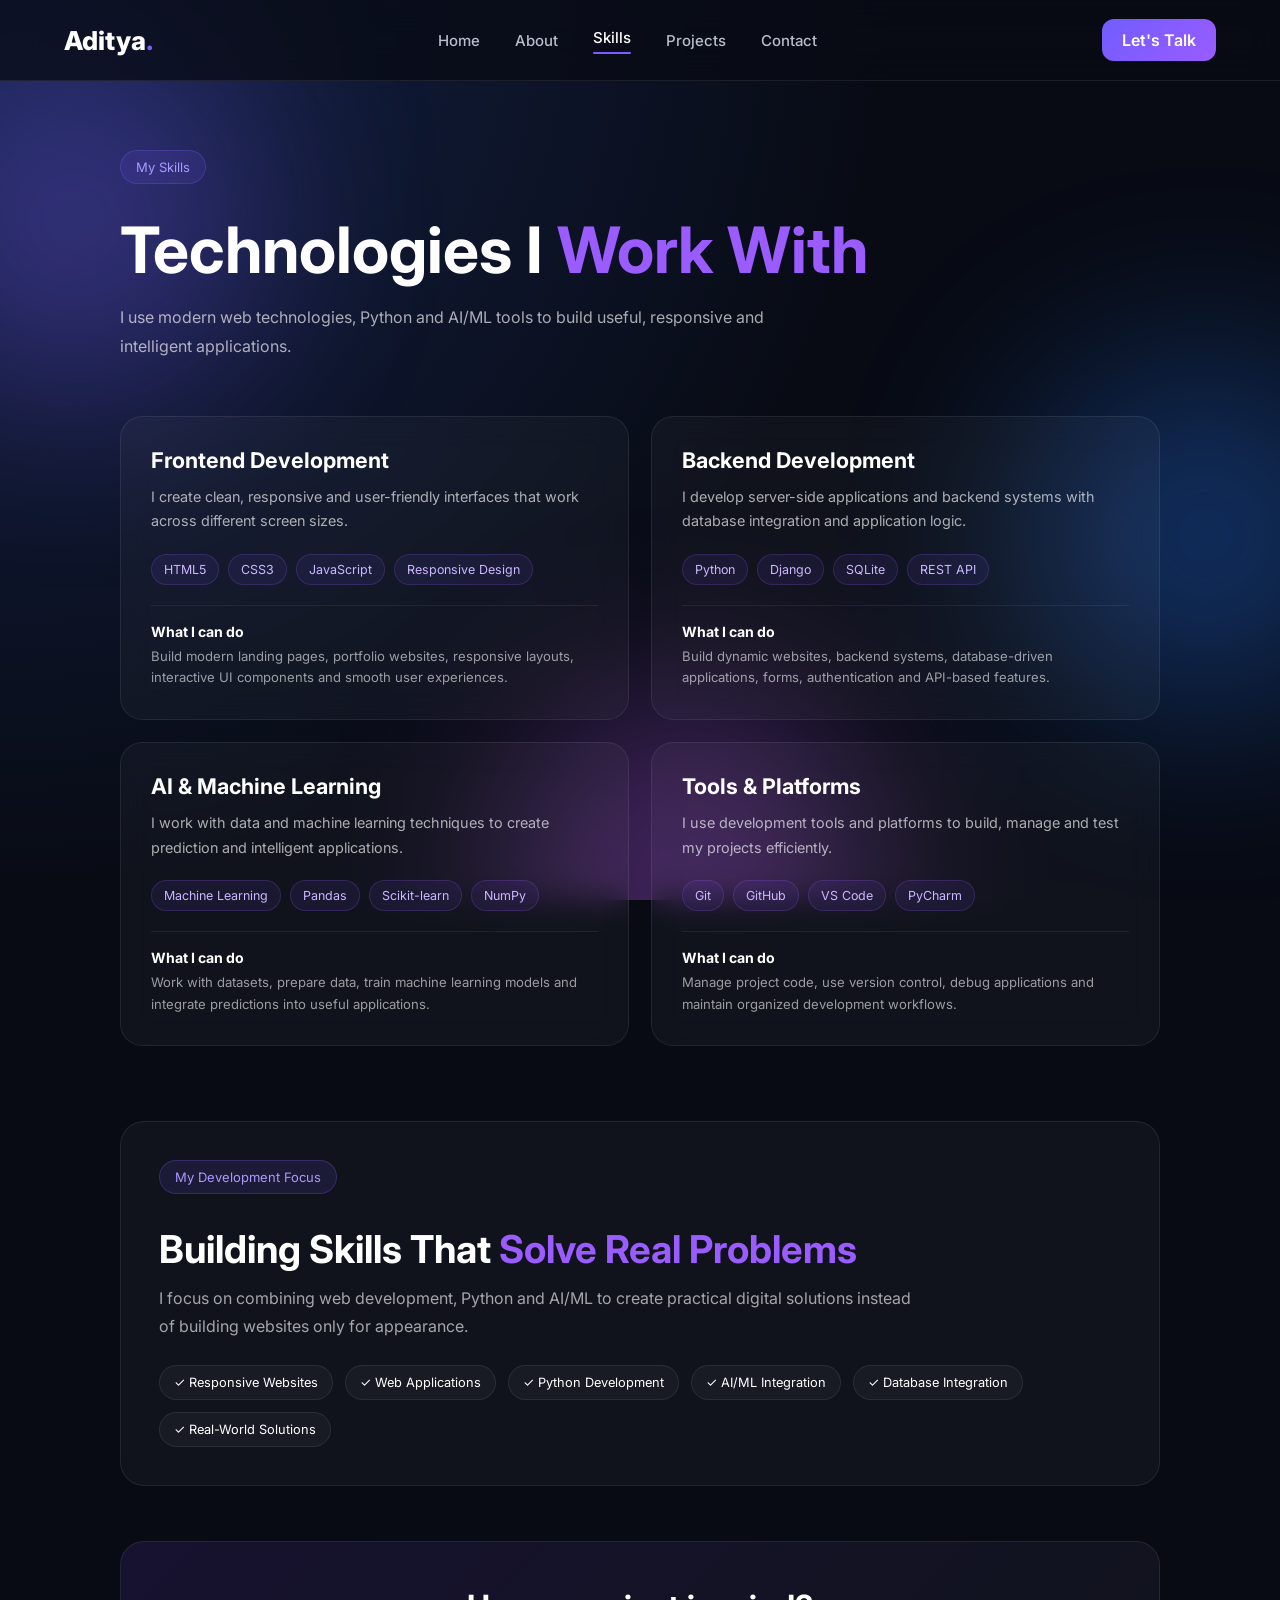
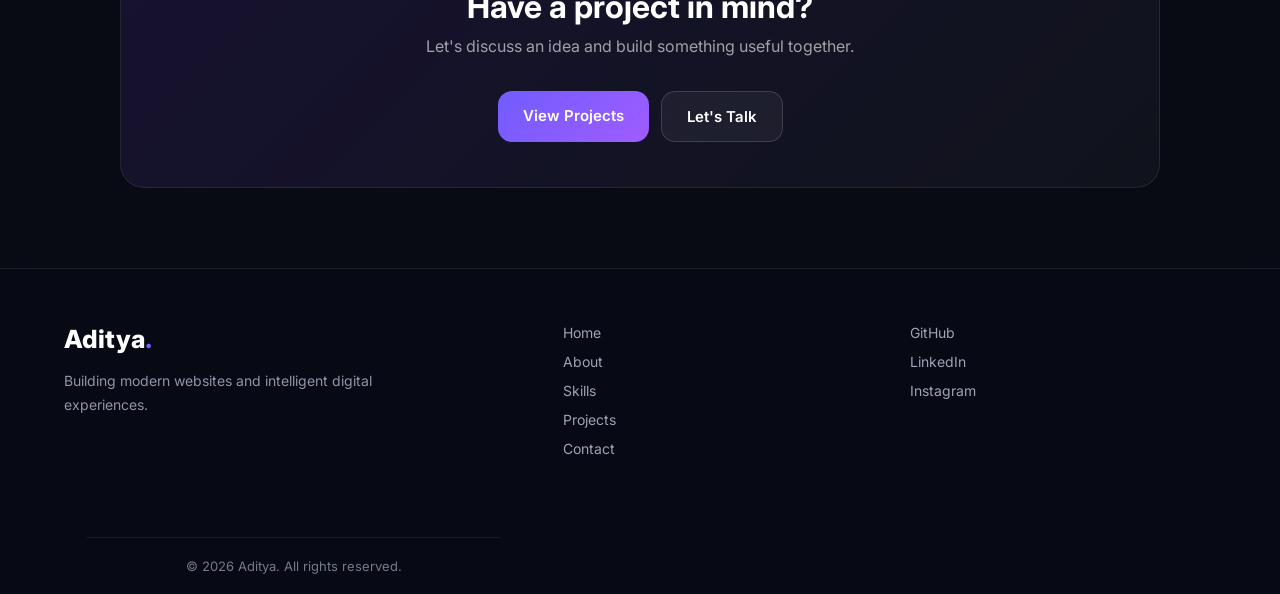
<file: skills.html>
<!DOCTYPE html>
<html lang="en">

<head>
    <meta charset="UTF-8">
    <meta name="viewport" content="width=device-width, initial-scale=1.0">

    <title>Skills | Aditya Portfolio</title>

    <link rel="stylesheet" href="css/style.css">
</head>

<body>

    <!-- Background Glow -->
    <div class="background-effects">
        <div class="glow glow-one"></div>
        <div class="glow glow-two"></div>
        <div class="glow glow-three"></div>
    </div>


    <!-- Navbar -->
    <header class="header">

        <nav class="navbar">

            <a href="index.html" class="logo">
                Aditya<span>.</span>
            </a>

            <ul class="nav-links" id="nav-links">
                <li><a href="index.html">Home</a></li>
                <li><a href="about.html">About</a></li>
                <li><a href="skills.html">Skills</a></li>
                <li><a href="projects.html">Projects</a></li>
                <li><a href="contact.html">Contact</a></li>
            </ul>

            <button
                class="menu-toggle"
                id="menu-toggle"
                aria-label="Open menu"
            >
                ☰
            </button>

            <a href="contact.html" class="nav-btn">
                Let's Talk
            </a>

        </nav>

    </header>


    <!-- Skills Page -->
    <main>

        <section class="skills-page">

            <!-- Skills Heading -->
            <div class="skills-heading">

                <p class="section-small-title">
                    My Skills
                </p>

                <h1>
                    Technologies I
                    <span>Work With</span>
                </h1>

                <p>
                    I use modern web technologies, Python and AI/ML tools
                    to build useful, responsive and intelligent applications.
                </p>

            </div>


            <!-- Skills Grid -->
            <div class="skills-grid">


                <!-- Frontend -->
                <div class="skill-category">

                    <h2>
                        Frontend Development
                    </h2>

                    <p>
                        I create clean, responsive and user-friendly
                        interfaces that work across different screen sizes.
                    </p>

                    <div class="technology-list">

                        <span>HTML5</span>
                        <span>CSS3</span>
                        <span>JavaScript</span>
                        <span>Responsive Design</span>

                    </div>

                    <div class="skill-capability">

                        <strong>What I can do</strong>

                        <p>
                            Build modern landing pages, portfolio websites,
                            responsive layouts, interactive UI components
                            and smooth user experiences.
                        </p>

                    </div>

                </div>


                <!-- Backend -->
                <div class="skill-category">

                    <h2>
                        Backend Development
                    </h2>

                    <p>
                        I develop server-side applications and backend
                        systems with database integration and application logic.
                    </p>

                    <div class="technology-list">

                        <span>Python</span>
                        <span>Django</span>
                        <span>SQLite</span>
                        <span>REST API</span>

                    </div>

                    <div class="skill-capability">

                        <strong>What I can do</strong>

                        <p>
                            Build dynamic websites, backend systems,
                            database-driven applications, forms,
                            authentication and API-based features.
                        </p>

                    </div>

                </div>


                <!-- AI & Machine Learning -->
                <div class="skill-category">

                    <h2>
                        AI & Machine Learning
                    </h2>

                    <p>
                        I work with data and machine learning techniques
                        to create prediction and intelligent applications.
                    </p>

                    <div class="technology-list">

                        <span>Machine Learning</span>
                        <span>Pandas</span>
                        <span>Scikit-learn</span>
                        <span>NumPy</span>

                    </div>

                    <div class="skill-capability">

                        <strong>What I can do</strong>

                        <p>
                            Work with datasets, prepare data, train machine
                            learning models and integrate predictions into
                            useful applications.
                        </p>

                    </div>

                </div>


                <!-- Tools -->
                <div class="skill-category">

                    <h2>
                        Tools & Platforms
                    </h2>

                    <p>
                        I use development tools and platforms to build,
                        manage and test my projects efficiently.
                    </p>

                    <div class="technology-list">

                        <span>Git</span>
                        <span>GitHub</span>
                        <span>VS Code</span>
                        <span>PyCharm</span>

                    </div>

                    <div class="skill-capability">

                        <strong>What I can do</strong>

                        <p>
                            Manage project code, use version control,
                            debug applications and maintain organized
                            development workflows.
                        </p>

                    </div>

                </div>

            </div>


            <!-- Development Focus -->
            <section class="skills-focus">

                <p class="section-small-title">
                    My Development Focus
                </p>

                <h2>
                    Building Skills That
                    <span>Solve Real Problems</span>
                </h2>

                <p>
                    I focus on combining web development, Python and
                    AI/ML to create practical digital solutions instead
                    of building websites only for appearance.
                </p>


                <div class="focus-list">

                    <span>✓ Responsive Websites</span>

                    <span>✓ Web Applications</span>

                    <span>✓ Python Development</span>

                    <span>✓ AI/ML Integration</span>

                    <span>✓ Database Integration</span>

                    <span>✓ Real-World Solutions</span>

                </div>

            </section>


            <!-- Skills CTA -->
            <div class="skills-cta">

                <h2>
                    Have a project in mind?
                </h2>

                <p>
                    Let's discuss an idea and build something useful together.
                </p>

                <div class="about-buttons">

                    <a href="projects.html" class="primary-btn">
                        View Projects
                    </a>

                    <a href="contact.html" class="secondary-btn">
                        Let's Talk
                    </a>

                </div>

            </div>

        </section>

    </main>


    <!-- Footer -->
    <footer class="footer">

        <div class="footer-container">

            <div class="footer-left">

                <a href="index.html" class="footer-logo">
                    Aditya<span>.</span>
                </a>

                <p>
                    Building modern websites and intelligent digital experiences.
                </p>

            </div>


            <div class="footer-links">

                <a href="index.html">Home</a>
                <a href="about.html">About</a>
                <a href="skills.html">Skills</a>
                <a href="projects.html">Projects</a>
                <a href="contact.html">Contact</a>

            </div>


            <div class="footer-social">

                <a
                    href="https://github.com/backhanduse23-ux"
                    target="_blank"
                    rel="noopener noreferrer"
                >
                    GitHub
                </a>

                <a
                    href="https://www.linkedin.com/in/aditya-poriya-1292b1360"
                    target="_blank"
                    rel="noopener noreferrer"
                >
                    LinkedIn
                </a>

                <a
                    href="https://www.instagram.com/imadityaporiya?igsh=MWx6bzY0bHp4aHR0aA=="
                    target="_blank"
                    rel="noopener noreferrer"
                >
                    Instagram
                </a>

            </div>


            <div class="footer-bottom">

                <p>
                    © <span id="current-year"></span>
                    Aditya. All rights reserved.
                </p>

            </div>

        </div>

    </footer>


    <script src="js/script.js"></script>

</body>

</html>
</file>
<file: css/style.css>
/* =========================================================
   ADITYA PORTFOLIO
   FINAL PROFESSIONAL STYLE.CSS
   ========================================================= */

/* =========================
   GOOGLE FONT
========================= */

@import url("https://fonts.googleapis.com/css2?family=Inter:wght@400;500;600;700;800&display=swap");


/* =========================
   GLOBAL RESET
========================= */

* {
    margin: 0;
    padding: 0;
    box-sizing: border-box;
}

html {
    scroll-behavior: smooth;
}

body {
    font-family: "Inter", sans-serif;
    background:
        radial-gradient(circle at top left, #15234a, transparent 35%),
        #080b14;
    color: #ffffff;
    min-height: 100vh;
    overflow-x: hidden;
}

::selection {
    background: #7c5cff;
    color: white;
}

a {
    color: inherit;
}

button,
input,
textarea {
    font-family: inherit;
}


/* =========================================================
   ANIMATED BACKGROUND
========================================================= */

.background-effects {
    position: fixed;
    inset: 0;
    width: 100%;
    height: 100%;
    overflow: hidden;
    z-index: -1;
    pointer-events: none;
}

.glow {
    position: absolute;
    width: 350px;
    height: 350px;
    border-radius: 50%;
    filter: blur(100px);
    opacity: 0.35;
}

.glow-one {
    background: #795cff;
    top: 5%;
    left: -100px;
    animation: glowMoveOne 8s ease-in-out infinite alternate;
}

.glow-two {
    background: #277cff;
    right: -100px;
    top: 40%;
    animation: glowMoveTwo 10s ease-in-out infinite alternate;
}

.glow-three {
    background: #c45cff;
    bottom: -150px;
    left: 40%;
    animation: glowMoveThree 12s ease-in-out infinite alternate;
}

@keyframes glowMoveOne {
    from {
        transform: translate(0, 0);
    }

    to {
        transform: translate(120px, 80px);
    }
}

@keyframes glowMoveTwo {
    from {
        transform: translate(0, 0);
    }

    to {
        transform: translate(-100px, -80px);
    }
}

@keyframes glowMoveThree {
    from {
        transform: translate(0, 0);
    }

    to {
        transform: translate(80px, -100px);
    }
}


/* =========================================================
   NAVBAR
========================================================= */

.header {
    width: 100%;
    position: fixed;
    top: 0;
    left: 0;
    z-index: 1000;

    background: rgba(8, 11, 20, 0.75);
    backdrop-filter: blur(18px);
    -webkit-backdrop-filter: blur(18px);

    border-bottom: 1px solid rgba(255, 255, 255, 0.08);

    transition: 0.3s ease;
}

.header.scrolled {
    background: rgba(8, 11, 20, 0.92);

    border-bottom: 1px solid rgba(255, 255, 255, 0.12);

    box-shadow:
        0 10px 30px rgba(0, 0, 0, 0.18);
}

.navbar {
    width: 90%;
    max-width: 1200px;
    height: 80px;
    margin: auto;

    display: flex;
    align-items: center;
    justify-content: space-between;
}


/* Logo */

.logo {
    color: white;
    font-size: 26px;
    font-weight: 800;
    text-decoration: none;
}

.logo span {
    color: #7c5cff;
}


/* Navigation */

.nav-links {
    display: flex;
    align-items: center;
    gap: 35px;
    list-style: none;
}

.nav-links a {
    position: relative;

    color: #b7bdca;
    text-decoration: none;

    font-size: 15px;
    font-weight: 500;

    transition: 0.3s;
}

.nav-links a:hover {
    color: #ffffff;
}

.nav-links a.active {
    color: #ffffff;
}

.nav-links a.active::after {
    content: "";

    display: block;

    width: 100%;
    height: 2px;

    margin-top: 5px;

    border-radius: 10px;

    background: #7c5cff;
}


/* Navbar Button */

.nav-btn {
    position: relative;
    overflow: hidden;

    text-decoration: none;
    color: white;

    padding: 11px 20px;

    border-radius: 12px;

    background: linear-gradient(
        135deg,
        #715cff,
        #9a5cff
    );

    font-weight: 600;

    transition: 0.3s;
}

.nav-btn:hover {
    transform: translateY(-2px);

    box-shadow:
        0 10px 30px rgba(124, 92, 255, 0.35);
}


/* Navbar shine */

.nav-btn::before,
.primary-btn::before,
.contact-submit-btn::before {
    content: "";

    position: absolute;

    top: 0;
    left: -100%;

    width: 100%;
    height: 100%;

    background: linear-gradient(
        90deg,
        transparent,
        rgba(255, 255, 255, 0.18),
        transparent
    );

    transition: 0.5s;
}

.nav-btn:hover::before,
.primary-btn:hover::before,
.contact-submit-btn:hover::before {
    left: 100%;
}


/* Mobile menu */

.menu-toggle {
    display: none;

    border: none;
    background: transparent;

    color: white;

    font-size: 28px;

    cursor: pointer;
}


/* =========================================================
   COMMON BUTTONS
========================================================= */

.primary-btn,
.secondary-btn {
    position: relative;
    overflow: hidden;

    display: inline-block;

    text-decoration: none;

    padding: 15px 25px;

    border-radius: 14px;

    font-size: 15px;
    font-weight: 600;

    transition: 0.3s;
}

.primary-btn {
    color: white;

    background: linear-gradient(
        135deg,
        #715cff,
        #a05cff
    );
}

.primary-btn:hover {
    transform: translateY(-4px);

    box-shadow:
        0 15px 40px rgba(124, 92, 255, 0.4);
}

.secondary-btn {
    color: white;

    border: 1px solid rgba(255, 255, 255, 0.15);

    background: rgba(255, 255, 255, 0.05);

    backdrop-filter: blur(12px);
}

.secondary-btn:hover {
    background: rgba(255, 255, 255, 0.1);

    transform: translateY(-3px);
}


/* =========================================================
   HOME / HERO
========================================================= */

.hero {
    min-height: 100vh;

    width: 90%;
    max-width: 1200px;

    margin: auto;

    padding-top: 110px;

    display: flex;
    align-items: center;
    justify-content: space-between;

    gap: 60px;
}

.hero-content {
    width: 58%;

    animation: slideFromLeft 1s ease forwards;
}

.hero-small {
    display: inline-block;

    color: #a99aff;

    background: rgba(124, 92, 255, 0.12);

    border: 1px solid rgba(124, 92, 255, 0.25);

    padding: 9px 16px;

    border-radius: 100px;

    margin-bottom: 25px;

    font-size: 14px;
}

.hero h1 {
    font-size: clamp(50px, 7vw, 82px);

    line-height: 1;

    letter-spacing: -4px;

    margin-bottom: 18px;
}

.hero h1 span {
    background: linear-gradient(
        90deg,
        #7c5cff,
        #c15cff
    );

    -webkit-background-clip: text;
    -webkit-text-fill-color: transparent;
}

.hero h2,
.typing-line {
    font-size: clamp(24px, 3vw, 38px);

    line-height: 1.3;

    color: #d7dbea;

    margin-bottom: 25px;
}

.hero h2 span {
    color: #9a88ff;
}

.hero-description {
    max-width: 650px;

    font-size: 17px;

    line-height: 1.8;

    color: #969dad;
}

.hero-buttons {
    display: flex;

    gap: 15px;

    margin-top: 35px;
}


/* Typing */

#typing-text {
    color: #9a88ff;

    font-weight: 700;

    border-right: 3px solid #9a88ff;

    padding-right: 5px;

    animation: blinkCursor 0.7s infinite;
}

@keyframes blinkCursor {
    0%,
    100% {
        border-color: #9a88ff;
    }

    50% {
        border-color: transparent;
    }
}


/* Hero image */

.hero-image {
    width: 42%;

    display: flex;
    align-items: center;
    justify-content: center;

    animation: slideFromRight 1s ease forwards;
}

.image-circle {
    width: 390px;
    height: 390px;

    padding: 8px;

    border-radius: 50%;

    background: linear-gradient(
        135deg,
        #715cff,
        #c45cff,
        #5c9dff
    );

    box-shadow:
        0 0 100px rgba(124, 92, 255, 0.22);
}

.image-circle img {
    width: 100%;
    height: 100%;

    object-fit: cover;

    border-radius: 50%;

    border: 8px solid #0c101c;
}


/* Hero animations */

@keyframes slideFromLeft {
    from {
        opacity: 0;
        transform: translateX(-60px);
    }

    to {
        opacity: 1;
        transform: translateX(0);
    }
}

@keyframes slideFromRight {
    from {
        opacity: 0;
        transform: translateX(60px);
    }

    to {
        opacity: 1;
        transform: translateX(0);
    }
}


/* Social links */

.social-links {
    display: flex;

    gap: 15px;

    margin-top: 25px;
}

.social-links a {
    text-decoration: none;

    color: #b7bdca;

    padding: 10px 16px;

    border: 1px solid rgba(255, 255, 255, 0.12);

    border-radius: 10px;

    background: rgba(255, 255, 255, 0.04);

    transition: 0.3s;
}

.social-links a:hover {
    color: white;

    background: rgba(124, 92, 255, 0.15);

    border-color: #7c5cff;

    transform: translateY(-3px);
}


/* =========================================================
   ABOUT PAGE
========================================================= */

.about-page {
    width: 90%;
    max-width: 1200px;

    min-height: 100vh;

    margin: auto;

    padding-top: 140px;
    padding-bottom: 70px;

    display: flex;
    align-items: center;

    gap: 80px;
}

.about-image {
    width: 42%;

    display: flex;
    justify-content: center;
}

.about-image-box {
    width: 380px;
    height: 470px;

    padding: 7px;

    border-radius: 30px;

    background: linear-gradient(
        135deg,
        #715cff,
        #c45cff,
        #5c9dff
    );
}

.about-image-box img {
    width: 100%;
    height: 100%;

    object-fit: cover;

    border-radius: 24px;
}

.about-content {
    width: 58%;
}

.section-small-title {
    display: inline-block;

    color: #a99aff;

    background: rgba(124, 92, 255, 0.12);

    border: 1px solid rgba(124, 92, 255, 0.25);

    padding: 8px 15px;

    border-radius: 50px;

    margin-bottom: 20px;

    font-size: 13px;
}

.about-content h1 {
    font-size: clamp(40px, 5vw, 65px);

    line-height: 1.1;

    margin-bottom: 25px;
}

.about-content h1 span {
    color: #9a70ff;
}

.about-content p {
    color: #9da4b5;

    font-size: 16px;

    line-height: 1.9;

    margin-bottom: 18px;
}


/* About info */

.about-info-grid {
    display: grid;

    grid-template-columns: repeat(2, 1fr);

    gap: 18px;

    margin-top: 30px;
    margin-bottom: 30px;
}

.info-card {
    padding: 22px;

    border-radius: 18px;

    background: rgba(255, 255, 255, 0.04);

    border: 1px solid rgba(255, 255, 255, 0.08);

    backdrop-filter: blur(15px);

    transition:
        transform 0.3s ease,
        border-color 0.3s ease,
        box-shadow 0.3s ease;
}

.info-card:hover {
    transform: translateY(-6px);

    border-color: rgba(124, 92, 255, 0.5);

    background: rgba(124, 92, 255, 0.08);

    box-shadow:
        0 15px 35px rgba(0, 0, 0, 0.18);
}

.info-card h3 {
    color: #ffffff;

    font-size: 18px;

    margin-bottom: 10px;
}

.info-card p {
    margin: 0;

    font-size: 14px;

    line-height: 1.7;

    color: #9da4b5;
}


/* About buttons */

.about-buttons {
    margin-top: 35px;

    display: flex;

    flex-wrap: wrap;

    gap: 12px;
}


/* About approach */

.about-approach {
    width: 100%;

    margin-top: 60px;

    padding: 35px;

    border-radius: 24px;

    border: 1px solid rgba(255, 255, 255, 0.08);

    background: rgba(255, 255, 255, 0.035);

    backdrop-filter: blur(12px);
}

.about-approach h2 {
    margin-bottom: 15px;

    font-size: clamp(1.8rem, 4vw, 2.5rem);
}

.about-approach > p:not(.section-small-title) {
    max-width: 750px;

    margin-bottom: 35px;

    line-height: 1.8;

    opacity: 0.7;
}


/* Approach steps */

.approach-steps {
    display: grid;

    grid-template-columns: repeat(3, 1fr);

    gap: 18px;
}

.approach-step {
    display: flex;

    gap: 16px;

    padding: 22px;

    border-radius: 18px;

    border: 1px solid rgba(255, 255, 255, 0.07);

    background: rgba(255, 255, 255, 0.025);

    transition: 0.3s ease;
}

.approach-step:hover {
    transform: translateY(-5px);

    background: rgba(255, 255, 255, 0.055);

    border-color: rgba(255, 255, 255, 0.15);
}

.approach-step h3 {
    margin-bottom: 7px;

    font-size: 1rem;
}

.approach-step p {
    margin: 0;

    font-size: 0.85rem;

    line-height: 1.6;

    opacity: 0.65;
}


/* About focus */

.about-focus {
    margin-top: 45px;
}

.focus-list {
    display: flex;

    flex-wrap: wrap;

    gap: 12px;
}

.focus-list span {
    padding: 11px 17px;

    border-radius: 30px;

    border: 1px solid rgba(255, 255, 255, 0.08);

    background: rgba(255, 255, 255, 0.035);

    font-size: 0.85rem;

    transition: 0.3s ease;
}

.focus-list span:hover {
    transform: translateY(-3px);

    background: rgba(255, 255, 255, 0.075);
}


/* =========================================================
   SKILLS PAGE
========================================================= */

.skills-page {
    width: 90%;
    max-width: 1100px;

    min-height: 100vh;

    margin: auto;

    padding: 150px 30px 80px;
}

.skills-heading {
    max-width: 800px;

    margin-bottom: 55px;
}

.skills-heading h1 {
    font-size: clamp(2.5rem, 5vw, 4rem);

    line-height: 1.05;

    margin: 12px 0 20px;
}

.skills-heading h1 span {
    color: #9b5cff;
}

.skills-heading > p:last-child {
    max-width: 700px;

    line-height: 1.8;

    opacity: 0.65;
}


/* Skills grid */

.skills-grid {
    display: grid;

    grid-template-columns: repeat(2, 1fr);

    gap: 22px;
}

.skill-category {
    position: relative;

    padding: 30px;

    min-height: 270px;

    border-radius: 22px;

    background: rgba(255, 255, 255, 0.035);

    border: 1px solid rgba(255, 255, 255, 0.08);

    backdrop-filter: blur(16px);

    transition:
        transform 0.35s ease,
        border-color 0.35s ease,
        background 0.35s ease,
        box-shadow 0.35s ease;
}

.skill-category:hover {
    transform: translateY(-7px);

    background: rgba(255, 255, 255, 0.055);

    border-color: rgba(155, 92, 255, 0.35);

    box-shadow:
        0 18px 45px rgba(0, 0, 0, 0.22);
}

.skill-number {
    font-size: 14px;

    color: #9a88ff;

    margin-bottom: 25px;

    font-weight: 700;
}

.skill-category h2 {
    font-size: 1.35rem;

    margin-bottom: 12px;
}

.skill-category > p {
    font-size: 0.9rem;

    line-height: 1.7;

    opacity: 0.65;

    margin-bottom: 20px;
}


/* Technology */

.technology-list {
    display: flex;

    flex-wrap: wrap;

    gap: 9px;

    margin-bottom: 20px;
}

.technology-list span {
    padding: 7px 12px;

    border-radius: 30px;

    font-size: 0.78rem;

    color: #cbb8ff;

    background: rgba(123, 76, 255, 0.09);

    border: 1px solid rgba(155, 92, 255, 0.2);
}


/* Capability */

.skill-capability {
    padding-top: 17px;

    border-top: 1px solid rgba(255, 255, 255, 0.07);
}

.skill-capability strong {
    display: block;

    font-size: 0.88rem;

    margin-bottom: 6px;
}

.skill-capability p {
    margin: 0;

    font-size: 0.82rem;

    line-height: 1.65;

    opacity: 0.58;
}


/* Skills focus */

.skills-focus {
    margin-top: 75px;

    padding: 38px;

    border-radius: 24px;

    background: rgba(255, 255, 255, 0.035);

    border: 1px solid rgba(255, 255, 255, 0.08);
}

.skills-focus h2 {
    font-size: clamp(1.7rem, 4vw, 2.4rem);

    margin: 12px 0;
}

.skills-focus h2 span {
    color: #9b5cff;
}

.skills-focus > p:not(.section-small-title) {
    max-width: 760px;

    line-height: 1.75;

    opacity: 0.62;
}

.skills-focus .focus-list {
    margin-top: 25px;
}

.skills-focus .focus-list span {
    padding: 9px 14px;

    font-size: 0.8rem;
}


/* Skills CTA */

.skills-cta {
    margin-top: 55px;

    padding: 45px 35px;

    text-align: center;

    border-radius: 24px;

    background:
        linear-gradient(
            135deg,
            rgba(125, 72, 255, 0.12),
            rgba(255, 255, 255, 0.035)
        );

    border: 1px solid rgba(255, 255, 255, 0.08);
}

.skills-cta h2 {
    font-size: 2rem;

    margin-bottom: 10px;
}

.skills-cta > p {
    opacity: 0.6;

    margin-bottom: 25px;
}

.skills-cta .about-buttons {
    justify-content: center;
}


/* =========================================================
   PROJECTS PAGE
========================================================= */

.projects-page {
    width: 90%;
    max-width: 1200px;

    min-height: 100vh;

    margin: auto;

    padding-top: 150px;
    padding-bottom: 90px;
}

.projects-heading {
    max-width: 760px;

    margin-bottom: 60px;
}

.projects-heading h1 {
    font-size: clamp(42px, 5vw, 65px);

    line-height: 1.08;

    margin-bottom: 20px;
}

.projects-heading h1 span {
    color: #9a70ff;
}

.projects-heading > p:last-child {
    color: #9da4b5;

    font-size: 16px;

    line-height: 1.8;
}


/* Project grid */

.projects-grid {
    display: grid;

    grid-template-columns: repeat(2, 1fr);

    gap: 28px;
}


/* Project card */

.project-card {
    position: relative;

    padding: 0;

    overflow: hidden;

    border-radius: 26px;

    background: rgba(255, 255, 255, 0.035);

    border: 1px solid rgba(255, 255, 255, 0.08);

    backdrop-filter: blur(16px);

    transition:
        transform 0.35s ease,
        border-color 0.35s ease,
        background 0.35s ease,
        box-shadow 0.35s ease;
}

.project-card:hover {
    transform: translateY(-8px);

    border-color: rgba(124, 92, 255, 0.5);

    background: rgba(124, 92, 255, 0.055);

    box-shadow:
        0 18px 45px rgba(0, 0, 0, 0.22);
}


/* Project image */

.project-image {
    width: 100%;
    height: 230px;

    overflow: hidden;

    background: rgba(255, 255, 255, 0.03);
}

.project-image img {
    width: 100%;
    height: 100%;

    object-fit: cover;

    display: block;

    transition: transform 0.5s ease;
}

.project-card:hover .project-image img {
    transform: scale(1.06);
}


/* Project content */

.project-content {
    padding: 30px;
}

.project-status {
    display: inline-flex;

    padding: 7px 12px;

    margin-bottom: 17px;

    border-radius: 50px;

    font-size: 11px;

    letter-spacing: 0.5px;

    color: #c9c0ff;

    background: rgba(124, 92, 255, 0.1);

    border: 1px solid rgba(124, 92, 255, 0.2);
}

.project-card h2 {
    font-size: 28px;

    line-height: 1.25;

    margin-bottom: 14px;
}

.project-card .project-content > p {
    color: #969dad;

    font-size: 15px;

    line-height: 1.8;

    margin-bottom: 25px;
}


/* Project section */

.project-section {
    margin-top: 22px;

    padding: 20px;

    border-radius: 16px;

    background: rgba(255, 255, 255, 0.025);

    border: 1px solid rgba(255, 255, 255, 0.06);
}

.project-section h3 {
    font-size: 14px;

    margin-bottom: 8px;

    color: #c8baff;
}

.project-section p {
    margin: 0;

    color: #8f96a5;

    font-size: 13px;

    line-height: 1.7;
}


/* Project tech */

.project-tech {
    display: flex;

    flex-wrap: wrap;

    gap: 9px;

    margin-top: 24px;

    margin-bottom: 26px;
}

.project-tech span {
    padding: 8px 12px;

    border-radius: 50px;

    background: rgba(124, 92, 255, 0.09);

    border: 1px solid rgba(124, 92, 255, 0.2);

    color: #c7c0ff;

    font-size: 12px;
}


/* Project buttons */

.project-buttons {
    display: flex;

    flex-wrap: wrap;

    gap: 12px;

    margin-top: 5px;
}

.project-buttons a {
    text-decoration: none;
}


/* Hide old number */

.project-number {
    display: none;
}


/* Projects CTA */

.projects-cta {
    margin-top: 70px;

    padding: 60px 35px;

    text-align: center;

    border-radius: 28px;

    background:
        linear-gradient(
            135deg,
            rgba(124, 92, 255, 0.12),
            rgba(255, 255, 255, 0.035)
        );

    border: 1px solid rgba(255, 255, 255, 0.08);

    backdrop-filter: blur(15px);
}

.projects-cta h2 {
    font-size: clamp(30px, 4vw, 46px);

    line-height: 1.2;

    margin: 12px 0 15px;
}

.projects-cta h2 span {
    color: #9a70ff;
}

.projects-cta > p:not(.section-small-title) {
    max-width: 650px;

    margin: 0 auto 28px;

    color: #969dad;

    line-height: 1.8;
}

.project-cta-buttons {
    display: flex;

    justify-content: center;

    flex-wrap: wrap;

    gap: 12px;
}


/* =========================================================
   CONTACT PAGE
========================================================= */

.contact-page {
    width: 90%;
    max-width: 1200px;

    min-height: 100vh;

    margin: auto;

    padding-top: 150px;
    padding-bottom: 80px;

    display: grid;

    grid-template-columns: 1fr 1fr;

    gap: 70px;

    align-items: center;
}

.contact-info h1 {
    font-size: clamp(42px, 5vw, 65px);

    line-height: 1.1;

    margin-bottom: 25px;
}

.contact-info h1 span {
    color: #9a70ff;
}

.contact-description {
    color: #9da4b5;

    font-size: 16px;

    line-height: 1.8;

    max-width: 550px;

    margin-bottom: 35px;
}


/* Contact details */

.contact-details {
    display: flex;

    flex-direction: column;

    gap: 15px;
}

.contact-card {
    padding: 20px;

    border-radius: 17px;

    background: rgba(255, 255, 255, 0.035);

    border: 1px solid rgba(255, 255, 255, 0.08);

    transition: 0.3s;
}

.contact-card:hover {
    transform: translateX(5px);

    border-color: rgba(124, 92, 255, 0.45);

    box-shadow:
        0 18px 45px rgba(0, 0, 0, 0.22);
}

.contact-card p {
    color: #858c9c;

    font-size: 13px;

    margin-bottom: 7px;
}

.contact-card a {
    color: #ffffff;

    text-decoration: none;

    font-size: 15px;

    word-break: break-word;

    transition: 0.3s;
}

.contact-card a:hover {
    color: #a99aff;
}


/* Contact form */

.contact-form-box {
    padding: 35px;

    border-radius: 25px;

    background: rgba(255, 255, 255, 0.04);

    border: 1px solid rgba(255, 255, 255, 0.08);

    backdrop-filter: blur(18px);

    transition: 0.3s ease;
}

.contact-form-box:hover {
    box-shadow:
        0 18px 45px rgba(0, 0, 0, 0.22);
}

.form-group {
    margin-bottom: 20px;
}

.form-group label {
    display: block;

    margin-bottom: 8px;

    font-size: 14px;

    color: #d8dbe5;
}

.form-group input,
.form-group textarea {
    width: 100%;

    padding: 14px 15px;

    border-radius: 12px;

    border: 1px solid rgba(255, 255, 255, 0.09);

    outline: none;

    color: white;

    background: rgba(255, 255, 255, 0.04);

    font-family: inherit;

    font-size: 14px;

    transition: 0.3s;
}

.form-group input::placeholder,
.form-group textarea::placeholder {
    color: #6f7685;
}

.form-group textarea {
    resize: vertical;

    min-height: 140px;
}

.form-group input:focus,
.form-group textarea:focus {
    border-color: #7c5cff;

    background: rgba(124, 92, 255, 0.06);

    box-shadow:
        0 0 0 3px rgba(124, 92, 255, 0.08);
}


/* Submit */

.contact-submit-btn {
    position: relative;
    overflow: hidden;

    width: 100%;

    padding: 15px;

    border: none;

    border-radius: 13px;

    cursor: pointer;

    color: white;

    font-size: 15px;

    font-weight: 600;

    background:
        linear-gradient(
            135deg,
            #715cff,
            #a05cff
        );

    transition: 0.3s;
}

.contact-submit-btn:hover {
    transform: translateY(-3px);

    box-shadow:
        0 12px 35px rgba(124, 92, 255, 0.35);
}


/* =========================================================
   HOME PROFESSIONAL SECTIONS
========================================================= */

.services-section,
.help-section,
.featured-section,
.tech-section,
.why-section,
.cta-section {
    width: 100%;

    padding: 100px 8%;
}

.section-heading {
    max-width: 700px;

    margin: 0 auto 55px;

    text-align: center;
}

.section-tag {
    margin-bottom: 12px;

    font-size: 0.8rem;

    font-weight: 700;

    letter-spacing: 2px;

    text-transform: uppercase;
}

.section-heading h2 {
    margin-bottom: 18px;

    font-size: clamp(2rem, 4vw, 3rem);
}

.section-heading > p:last-child {
    line-height: 1.8;

    opacity: 0.75;
}


/* Services */

.services-grid {
    max-width: 1200px;

    margin: auto;

    display: grid;

    grid-template-columns: repeat(4, 1fr);

    gap: 22px;
}

.service-card {
    padding: 32px 25px;

    border-radius: 20px;

    border: 1px solid rgba(255, 255, 255, 0.08);

    background: rgba(255, 255, 255, 0.035);

    backdrop-filter: blur(12px);

    transition:
        transform 0.35s ease,
        border-color 0.35s ease,
        box-shadow 0.35s ease;
}

.service-card:hover {
    transform: translateY(-8px);

    border-color: rgba(255, 255, 255, 0.18);

    box-shadow:
        0 18px 45px rgba(0, 0, 0, 0.2);
}

.service-icon {
    width: 55px;
    height: 55px;

    display: flex;

    align-items: center;
    justify-content: center;

    margin-bottom: 22px;

    border-radius: 15px;

    background: rgba(255, 255, 255, 0.07);

    font-size: 1.5rem;
}

.service-card h3 {
    margin-bottom: 14px;

    font-size: 1.15rem;
}

.service-card p {
    margin-bottom: 22px;

    line-height: 1.7;

    font-size: 0.92rem;

    opacity: 0.72;
}

.service-tags {
    display: flex;

    flex-wrap: wrap;

    gap: 7px;
}

.service-tags span {
    padding: 6px 10px;

    border-radius: 20px;

    background: rgba(255, 255, 255, 0.06);

    font-size: 0.72rem;

    opacity: 0.8;
}


/* How I Can Help */

.help-container {
    max-width: 1150px;

    margin: auto;

    display: grid;

    grid-template-columns: 1fr 1fr;

    gap: 70px;

    align-items: center;
}

.help-content h2 {
    margin-bottom: 22px;

    font-size: clamp(2rem, 4vw, 3.2rem);

    line-height: 1.15;
}

.help-content > p {
    max-width: 560px;

    margin-bottom: 30px;

    line-height: 1.8;

    opacity: 0.72;
}

.help-points {
    display: flex;

    flex-direction: column;

    gap: 18px;
}

.help-point {
    display: flex;

    gap: 20px;

    padding: 22px;

    border-radius: 18px;

    border: 1px solid rgba(255, 255, 255, 0.07);

    background: rgba(255, 255, 255, 0.025);

    transition: 0.3s ease;
}

.help-point:hover {
    transform: translateX(6px);

    background: rgba(255, 255, 255, 0.05);
}

.help-point > span {
    font-size: 0.8rem;

    font-weight: 700;

    opacity: 0.5;
}

.help-point h3 {
    margin-bottom: 6px;
}

.help-point p {
    margin: 0;

    font-size: 0.9rem;

    line-height: 1.6;

    opacity: 0.65;
}


/* Featured project */

.featured-project {
    max-width: 1150px;

    margin: auto;

    display: grid;

    grid-template-columns: 1fr 1fr;

    gap: 50px;

    padding: 35px;

    border-radius: 28px;

    border: 1px solid rgba(255, 255, 255, 0.08);

    background: rgba(255, 255, 255, 0.035);

    backdrop-filter: blur(15px);
}

.featured-image {
    min-height: 360px;

    overflow: hidden;

    border-radius: 20px;
}

.featured-image img {
    width: 100%;
    height: 100%;

    display: block;

    object-fit: cover;

    transition: 0.5s ease;
}

.featured-project:hover .featured-image img {
    transform: scale(1.04);
}

.featured-content {
    display: flex;

    flex-direction: column;

    justify-content: center;
}

.project-label {
    margin-bottom: 12px;

    font-size: 0.75rem;

    font-weight: 700;

    letter-spacing: 2px;

    opacity: 0.6;
}

.featured-content h2 {
    margin-bottom: 8px;

    font-size: 2.5rem;
}

.featured-content h3 {
    margin-bottom: 18px;

    font-size: 1.1rem;

    opacity: 0.75;
}

.featured-content > p {
    margin-bottom: 25px;

    line-height: 1.8;

    opacity: 0.7;
}

.featured-content .project-tech {
    display: flex;

    flex-wrap: wrap;

    gap: 8px;

    margin-bottom: 28px;
}

.featured-content .project-tech span {
    padding: 7px 12px;

    border-radius: 20px;

    background: rgba(255, 255, 255, 0.06);

    font-size: 0.75rem;
}


/* Technologies */

.tech-list {
    max-width: 1000px;

    margin: auto;

    display: flex;

    justify-content: center;

    flex-wrap: wrap;

    gap: 12px;
}

.tech-list span {
    padding: 12px 18px;

    border-radius: 30px;

    border: 1px solid rgba(255, 255, 255, 0.08);

    background: rgba(255, 255, 255, 0.035);

    font-size: 0.9rem;

    transition: 0.3s ease;
}

.tech-list span:hover {
    transform: translateY(-4px);

    background: rgba(255, 255, 255, 0.08);
}


/* Why work with me */

.why-grid {
    max-width: 1100px;

    margin: auto;

    display: grid;

    grid-template-columns: repeat(4, 1fr);

    gap: 20px;
}

.why-card {
    padding: 30px 25px;

    border-radius: 20px;

    border: 1px solid rgba(255, 255, 255, 0.07);

    background: rgba(255, 255, 255, 0.03);

    transition: 0.35s ease;
}

.why-card:hover {
    transform: translateY(-7px);

    background: rgba(255, 255, 255, 0.055);
}

.why-card > span {
    display: flex;

    width: 38px;
    height: 38px;

    align-items: center;
    justify-content: center;

    margin-bottom: 20px;

    border-radius: 50%;

    background: rgba(255, 255, 255, 0.08);
}

.why-card h3 {
    margin-bottom: 12px;
}

.why-card p {
    margin: 0;

    line-height: 1.7;

    font-size: 0.9rem;

    opacity: 0.68;
}


/* Final CTA */

.cta-section {
    text-align: center;
}

.cta-container {
    max-width: 850px;

    margin: auto;

    padding: 70px 30px;

    border-radius: 30px;

    border: 1px solid rgba(255, 255, 255, 0.08);

    background: rgba(255, 255, 255, 0.035);
}

.cta-container h2 {
    margin-bottom: 18px;

    font-size: clamp(2.2rem, 5vw, 3.5rem);
}

.cta-container > p:not(.section-tag) {
    margin-bottom: 30px;

    line-height: 1.7;

    opacity: 0.7;
}


/* =========================================================
   FOOTER
========================================================= */

.footer {
    width: 100%;

    padding: 55px 0 20px;

    border-top: 1px solid rgba(255, 255, 255, 0.08);

    background: rgba(8, 11, 20, 0.7);

    backdrop-filter: blur(15px);
}

.footer-container {
    width: 90%;
    max-width: 1200px;

    margin: auto;

    display: grid;

    grid-template-columns: 1.5fr 1fr 1fr;

    gap: 40px;
}

.footer-logo {
    color: white;

    text-decoration: none;

    font-size: 25px;

    font-weight: 800;
}

.footer-logo span {
    color: #7c5cff;
}

.footer-left p {
    max-width: 350px;

    margin-top: 15px;

    color: #8f96a7;

    font-size: 14px;

    line-height: 1.7;
}

.footer-links,
.footer-social {
    display: flex;

    flex-direction: column;

    gap: 12px;
}

.footer-links a,
.footer-social a {
    color: #9da4b5;

    text-decoration: none;

    font-size: 14px;

    transition: 0.3s;
}

.footer-links a:hover,
.footer-social a:hover {
    color: #ffffff;

    transform: translateX(4px);
}

.footer-bottom {
    width: 90%;
    max-width: 1200px;

    margin: 40px auto 0;

    padding-top: 20px;

    border-top: 1px solid rgba(255, 255, 255, 0.07);

    text-align: center;
}

.footer-bottom p {
    color: #747b8b;

    font-size: 13px;
}


/* =========================================================
   SCROLL REVEAL
========================================================= */

.reveal {
    opacity: 0;

    transform: translateY(35px);

    transition:
        opacity 0.7s ease,
        transform 0.7s ease;
}

.reveal.active {
    opacity: 1;

    transform: translateY(0);
}


/* =========================================================
   PAGE ENTRANCE
========================================================= */

main {
    animation: pageFadeIn 0.8s ease;
}

@keyframes pageFadeIn {
    from {
        opacity: 0;
        transform: translateY(15px);
    }

    to {
        opacity: 1;
        transform: translateY(0);
    }
}


/* =========================================================
   RESPONSIVE DESIGN
========================================================= */


/* ---------- 1000px ---------- */

@media (max-width: 1000px) {

    .services-grid {
        grid-template-columns: repeat(2, 1fr);
    }

    .why-grid {
        grid-template-columns: repeat(2, 1fr);
    }

    .featured-project {
        grid-template-columns: 1fr;
    }

    .featured-image {
        min-height: 300px;
    }
}


/* ---------- 900px ---------- */

@media (max-width: 900px) {

    .nav-links {
        display: none;
    }

    .navbar {
        position: relative;
    }

    .menu-toggle {
        display: block;
    }

    .nav-btn {
        display: none;
    }

    .nav-links {
        position: absolute;

        top: 80px;
        left: 0;

        width: 100%;

        display: none;

        flex-direction: column;

        gap: 5px;

        padding: 20px;

        border-radius: 0 0 18px 18px;

        background: rgba(8, 11, 20, 0.96);

        border: 1px solid rgba(255, 255, 255, 0.08);

        backdrop-filter: blur(18px);
    }

    .nav-links.show {
        display: flex;
    }

    .nav-links li {
        width: 100%;
    }

    .nav-links a {
        display: block;

        width: 100%;

        padding: 13px 15px;

        border-radius: 10px;
    }

    .nav-links a:hover {
        background: rgba(124, 92, 255, 0.08);
    }


    /* Hero */

    .hero {
        flex-direction: column-reverse;

        justify-content: center;

        text-align: center;

        padding-top: 140px;

        padding-bottom: 70px;
    }

    .hero-content {
        width: 100%;
    }

    .hero-image {
        width: 100%;
    }

    .image-circle {
        width: 280px;
        height: 280px;
    }

    .hero-description {
        margin: auto;
    }

    .hero-buttons {
        justify-content: center;
    }


    /* About */

    .about-page {
        flex-direction: column;

        text-align: center;

        gap: 50px;
    }

    .about-image,
    .about-content {
        width: 100%;
    }

    .about-image-box {
        width: 300px;
        height: 380px;
    }

    .about-buttons {
        justify-content: center;
    }

    .approach-steps {
        grid-template-columns: 1fr;
    }


    /* Skills */

    .skills-page {
        padding: 110px 20px 70px;
    }

    .skills-grid {
        grid-template-columns: 1fr;
    }


    /* Projects */

    .projects-grid {
        grid-template-columns: 1fr;
    }


    /* Contact */

    .contact-page {
        grid-template-columns: 1fr;

        gap: 45px;

        text-align: center;
    }

    .contact-description {
        margin-left: auto;
        margin-right: auto;
    }

    .contact-card {
        text-align: left;
    }
}


/* ---------- 750px ---------- */

@media (max-width: 750px) {

    .footer-container {
        grid-template-columns: 1fr;

        text-align: center;
    }

    .footer-left p {
        margin-left: auto;
        margin-right: auto;
    }

    .footer-links,
    .footer-social {
        align-items: center;
    }
}


/* ---------- 700px ---------- */

@media (max-width: 700px) {

    .services-section,
    .help-section,
    .featured-section,
    .tech-section,
    .why-section,
    .cta-section {
        padding: 75px 5%;
    }

    .services-grid {
        grid-template-columns: 1fr;
    }

    .help-container {
        grid-template-columns: 1fr;

        gap: 40px;
    }

    .why-grid {
        grid-template-columns: 1fr;
    }

    .featured-project {
        padding: 20px;

        gap: 30px;
    }

    .featured-image {
        min-height: 220px;
    }

    .featured-content h2 {
        font-size: 2rem;
    }

    .cta-container {
        padding: 50px 20px;
    }

    .about-info-grid {
        grid-template-columns: 1fr;
    }

    .about-approach {
        margin-top: 40px;

        padding: 25px 20px;
    }

    .about-buttons {
        flex-direction: column;
    }

    .about-buttons a {
        width: 100%;

        text-align: center;
    }

    .focus-list span {
        font-size: 0.8rem;

        padding: 9px 13px;
    }

    .projects-page {
        width: 92%;

        padding-top: 110px;

        padding-bottom: 60px;
    }

    .projects-heading {
        margin-bottom: 40px;
    }

    .project-image {
        height: 210px;
    }

    .project-content {
        padding: 24px;
    }

    .projects-cta {
        margin-top: 50px;

        padding: 45px 22px;
    }

    .skills-focus {
        padding: 28px 22px;
    }

    .skills-cta {
        padding: 35px 20px;
    }
}


/* ---------- 600px ---------- */

@media (max-width: 600px) {

    .project-image {
        height: 190px;
    }

    .about-image-box {
        width: 280px;
        height: 350px;
    }

    .contact-form-box {
        padding: 25px 20px;
    }

    .contact-info h1 {
        font-size: 40px;
    }
}


/* ---------- 500px ---------- */

@media (max-width: 500px) {

    .skills-heading h1 {
        font-size: 2.4rem;
    }

    .skill-category {
        padding: 23px;
    }

    .project-card h2 {
        font-size: 24px;
    }

    .project-content {
        padding: 20px;
    }

    .project-buttons,
    .project-cta-buttons {
        flex-direction: column;
    }

    .project-buttons a,
    .project-cta-buttons a {
        width: 100%;

        text-align: center;
    }
}


/* ---------- 480px ---------- */

@media (max-width: 480px) {

    .services-section,
    .help-section,
    .featured-section,
    .tech-section,
    .why-section,
    .cta-section {
        padding-left: 4%;
        padding-right: 4%;
    }

    .help-point {
        padding: 18px;
    }

    .tech-list span {
        padding: 10px 14px;

        font-size: 0.8rem;
    }

    .hero h1 {
        letter-spacing: -2px;
    }

    .hero-buttons {
        flex-direction: column;

        width: 100%;
    }

    .hero-buttons a {
        width: 100%;

        text-align: center;
    }
}


/* =========================================================
   REDUCED MOTION
========================================================= */

@media (prefers-reduced-motion: reduce) {

    html {
        scroll-behavior: auto;
    }

    *,
    *::before,
    *::after {
        animation-duration: 0.01ms !important;
        animation-iteration-count: 1 !important;
        transition-duration: 0.01ms !important;
    }
}
</file>
